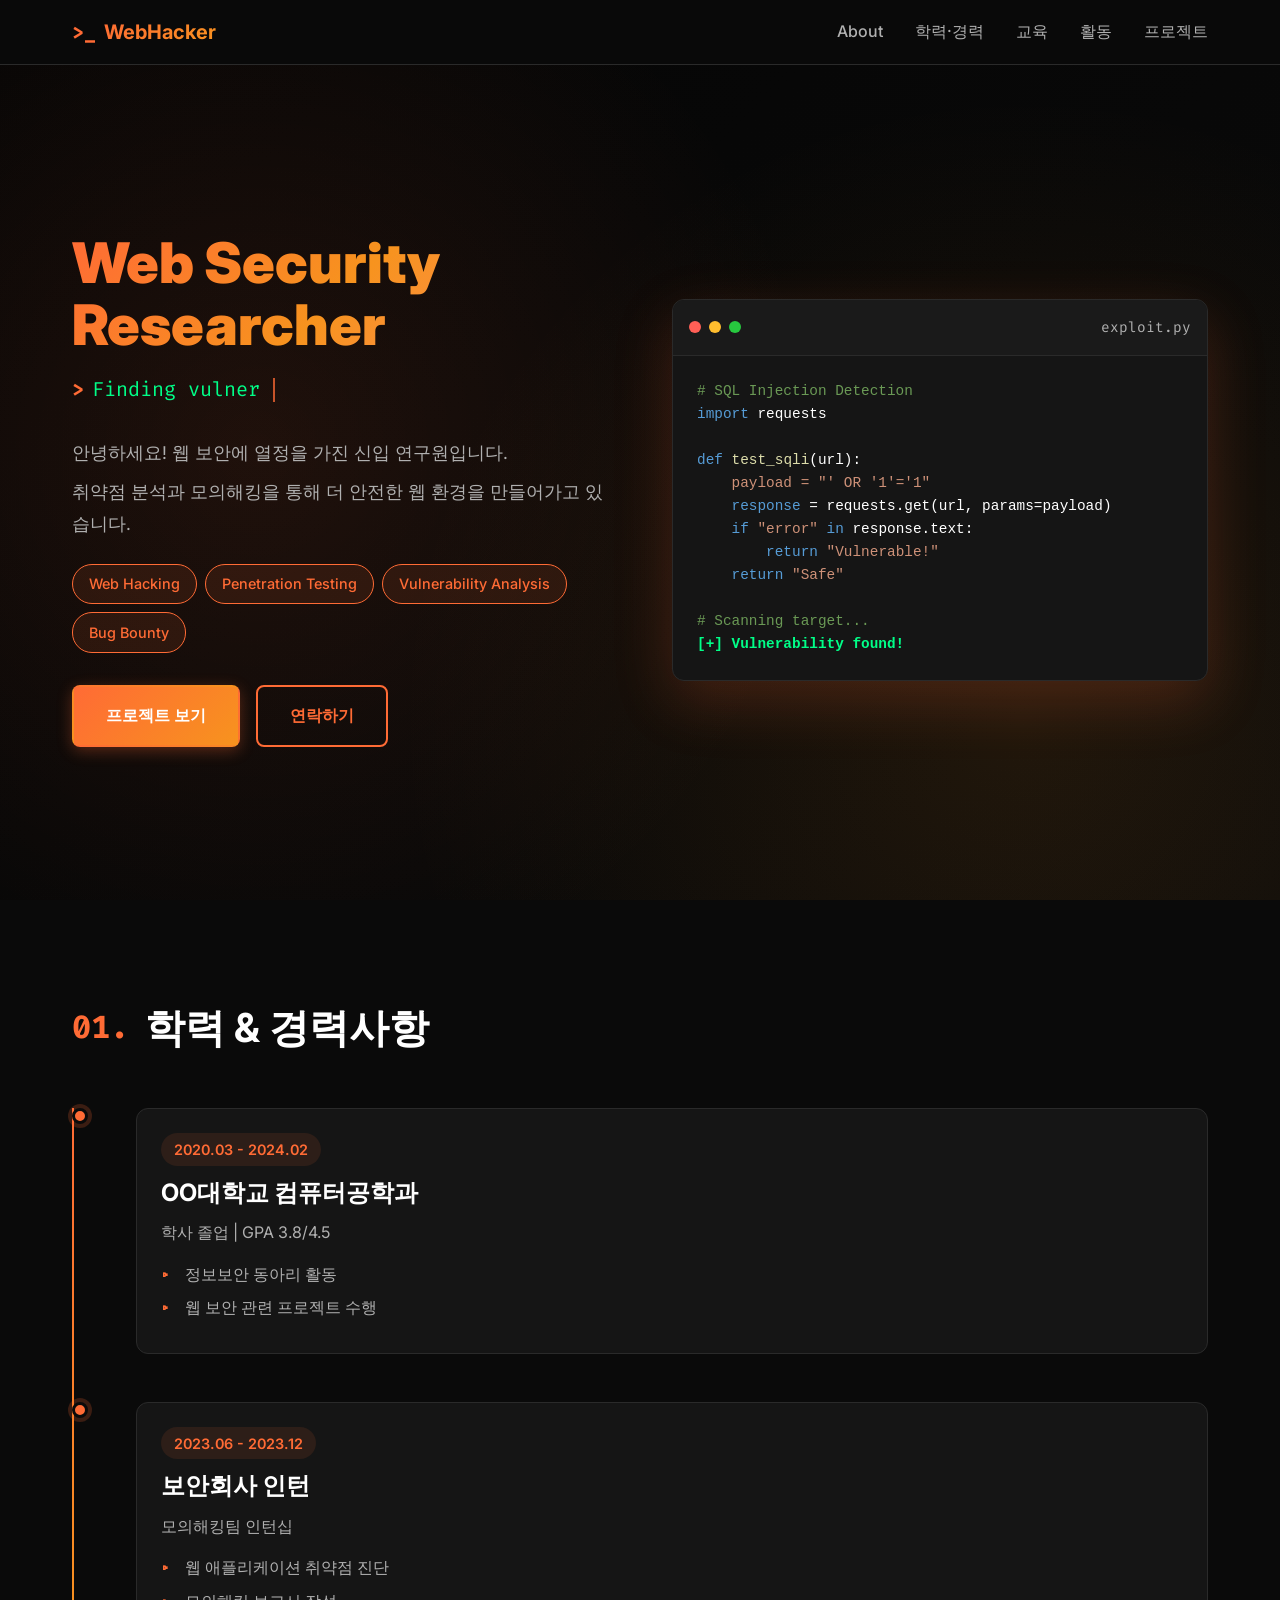
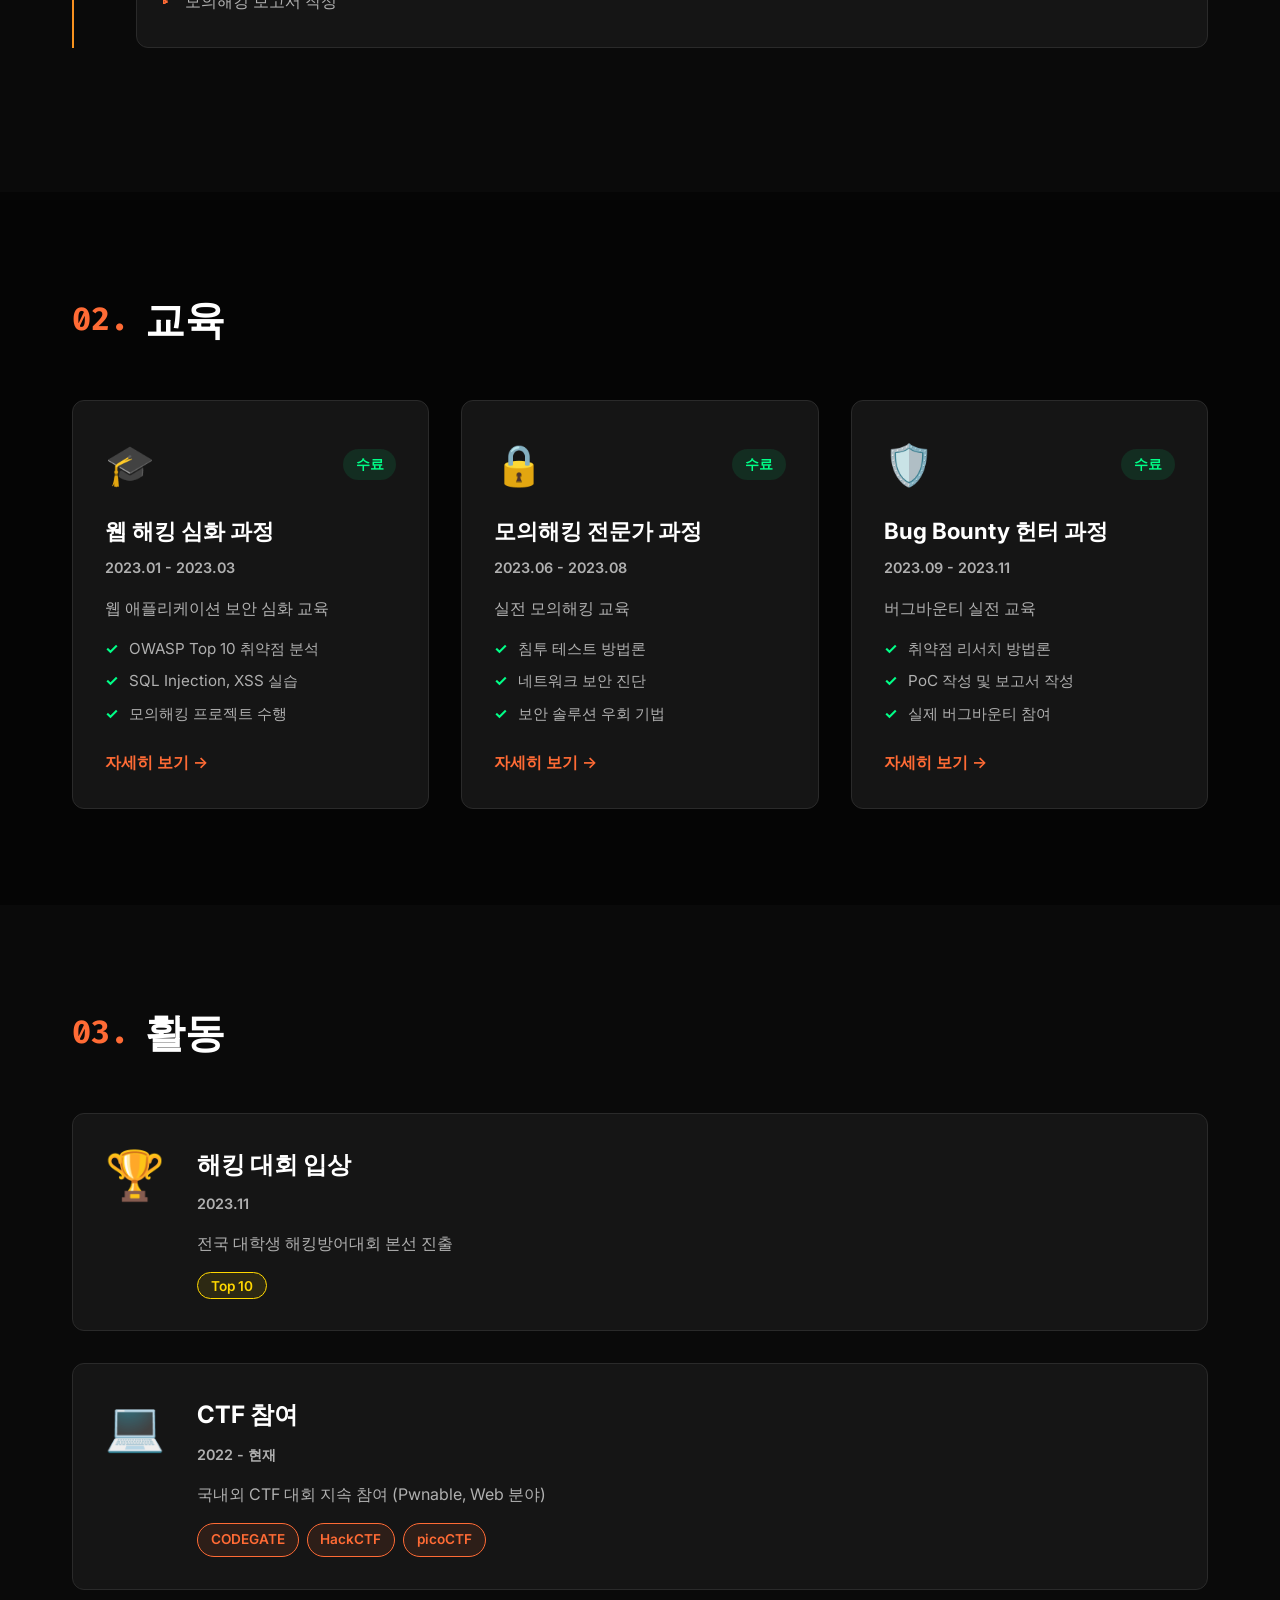
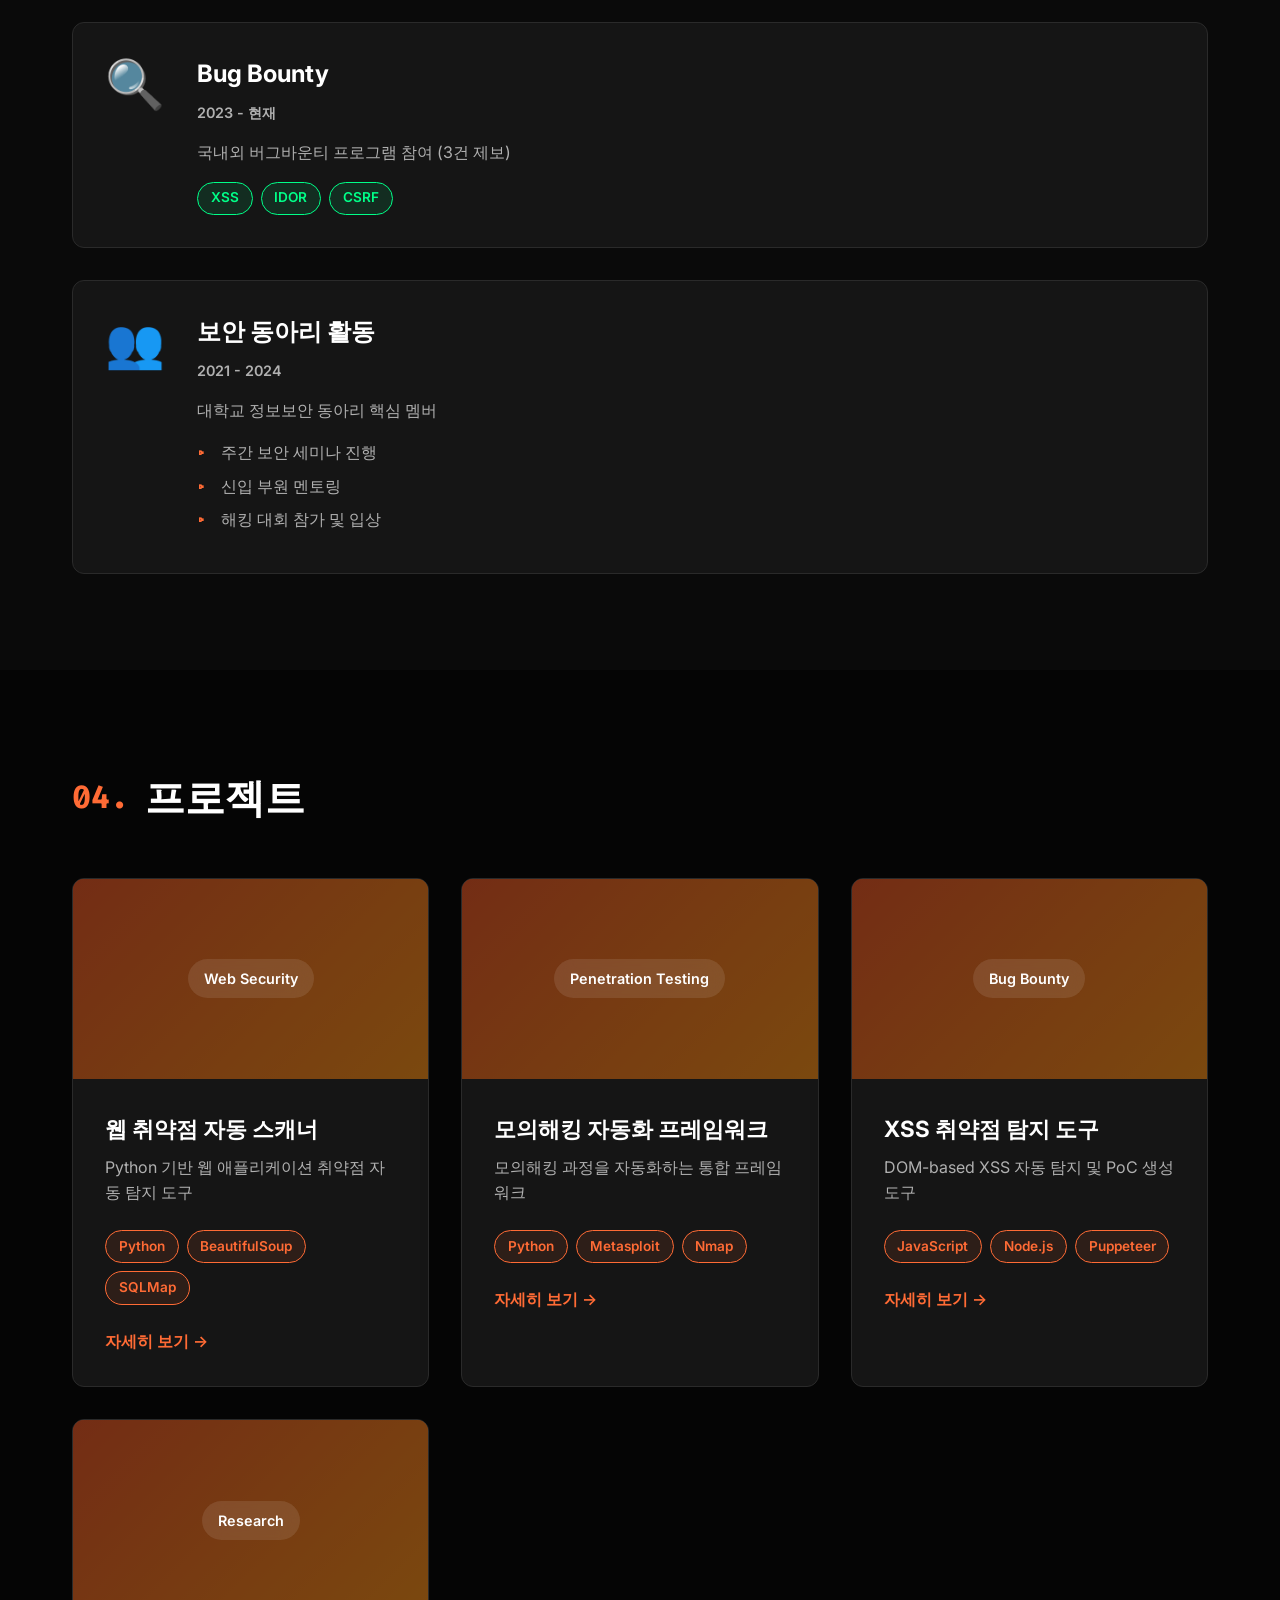
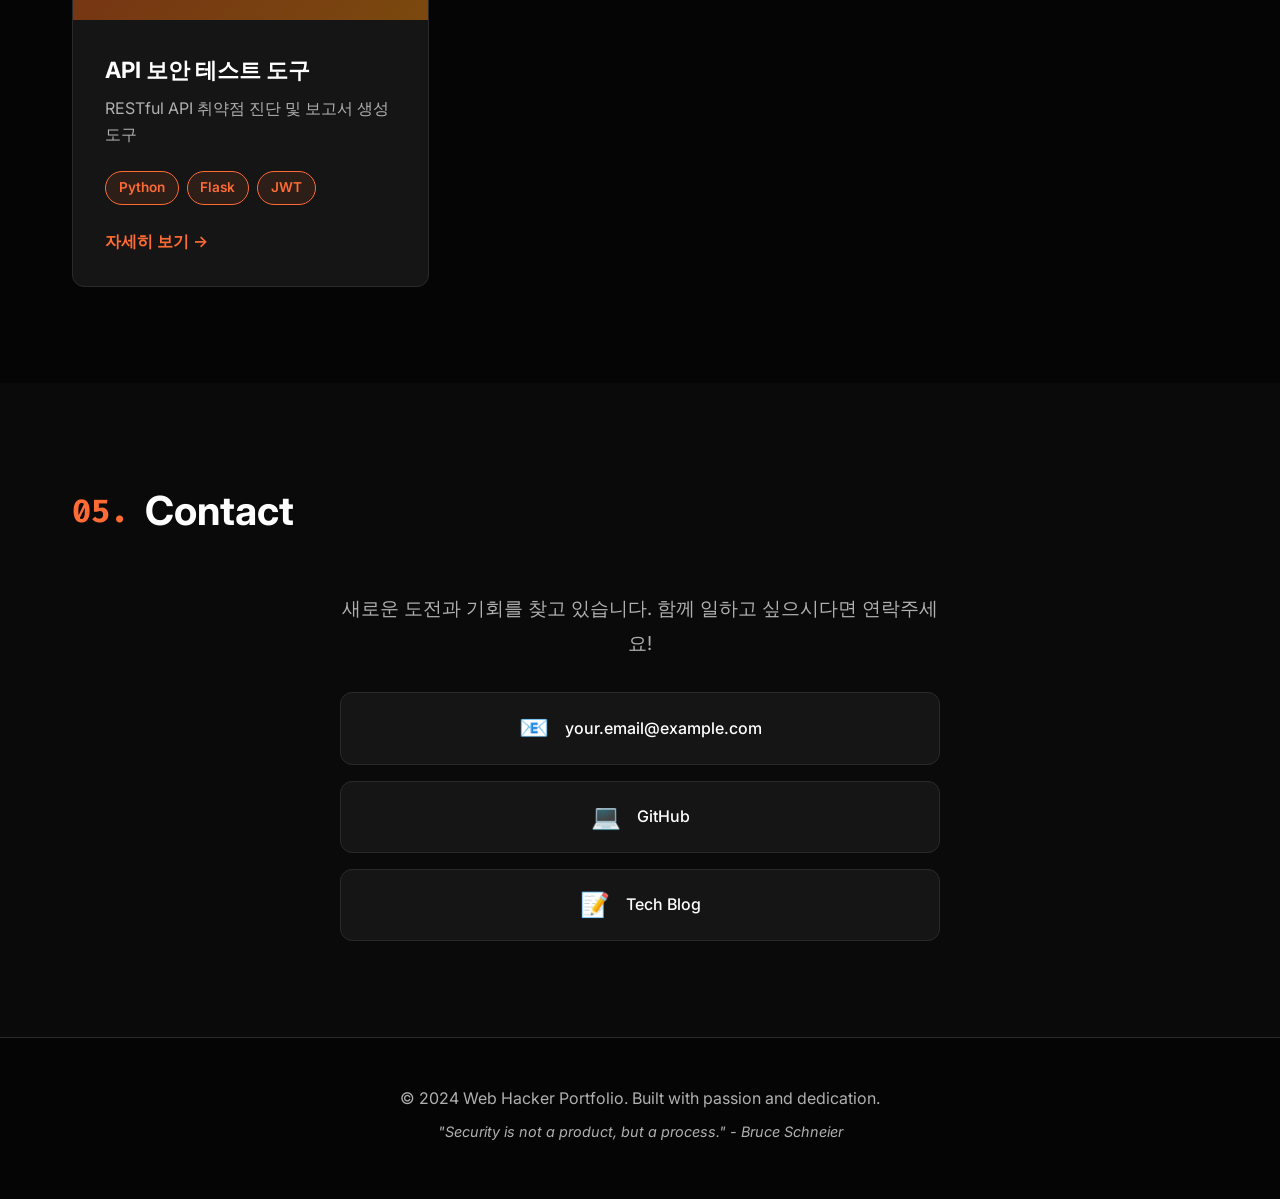
<file: index.html>
<!DOCTYPE html>
<html lang="ko">
<head>
    <meta charset="UTF-8">
    <meta name="viewport" content="width=device-width, initial-scale=1.0">
    <title>Web Hacker Portfolio</title>
    <link rel="stylesheet" href="styles.css">
    <link rel="preconnect" href="https://fonts.googleapis.com">
    <link rel="preconnect" href="https://fonts.gstatic.com" crossorigin>
    <link href="https://fonts.googleapis.com/css2?family=Fira+Code:wght@400;500;600;700&family=Inter:wght@300;400;600;700;900&display=swap" rel="stylesheet">
</head>
<body>
    <!-- Navigation -->
    <nav class="navbar">
        <div class="container">
            <div class="nav-brand">
                <span class="terminal-prompt">&gt;_</span>
                <span class="brand-name">WebHacker</span>
            </div>
            <ul class="nav-menu">
                <li><a href="#about">About</a></li>
                <li><a href="#education-career">학력·경력</a></li>
                <li><a href="#training">교육</a></li>
                <li><a href="#activities">활동</a></li>
                <li><a href="#projects">프로젝트</a></li>
            </ul>
            <button class="hamburger" id="hamburger">
                <span></span>
                <span></span>
                <span></span>
            </button>
        </div>
    </nav>

    <!-- Hero Section / About Me -->
    <section id="about" class="hero">
        <div class="container">
            <div class="hero-content">
                <div class="glitch-wrapper">
                    <h1 class="hero-title" data-text="Web Security Researcher">Web Security Researcher</h1>
                </div>
                <div class="typing-wrapper">
                    <p class="hero-subtitle">
                        <span class="prompt">&gt;</span>
                        <span class="typing-text" id="typing-text"></span>
                        <span class="cursor">|</span>
                    </p>
                </div>
                <div class="hero-description">
                    <p>안녕하세요! 웹 보안에 열정을 가진 신입 연구원입니다.</p>
                    <p>취약점 분석과 모의해킹을 통해 더 안전한 웹 환경을 만들어가고 있습니다.</p>
                    <p class="tech-stack">
                        <span class="tag">Web Hacking</span>
                        <span class="tag">Penetration Testing</span>
                        <span class="tag">Vulnerability Analysis</span>
                        <span class="tag">Bug Bounty</span>
                    </p>
                </div>
                <div class="hero-cta">
                    <a href="#projects" class="btn btn-primary">프로젝트 보기</a>
                    <a href="#contact" class="btn btn-secondary">연락하기</a>
                </div>
            </div>
            <div class="hero-visual">
                <div class="code-window">
                    <div class="window-header">
                        <span class="dot dot-red"></span>
                        <span class="dot dot-yellow"></span>
                        <span class="dot dot-green"></span>
                        <span class="window-title">exploit.py</span>
                    </div>
                    <div class="window-body">
                        <pre><code><span class="comment"># SQL Injection Detection</span>
<span class="keyword">import</span> requests

<span class="keyword">def</span> <span class="function">test_sqli</span>(url):
    <span class="string">payload = "' OR '1'='1"</span>
    <span class="keyword">response</span> = requests.get(url, params=payload)
    <span class="keyword">if</span> <span class="string">"error"</span> <span class="keyword">in</span> response.text:
        <span class="keyword">return</span> <span class="string">"Vulnerable!"</span>
    <span class="keyword">return</span> <span class="string">"Safe"</span>

<span class="comment"># Scanning target...</span>
<span class="success">[+] Vulnerability found!</span></code></pre>
                    </div>
                </div>
            </div>
        </div>
    </section>

    <!-- 학력 & 경력 Section -->
    <section id="education-career" class="section">
        <div class="container">
            <h2 class="section-title">
                <span class="section-number">01.</span>
                학력 & 경력사항
            </h2>
            <div class="timeline">
                <div class="timeline-item">
                    <div class="timeline-marker"></div>
                    <div class="timeline-content">
                        <span class="timeline-date">2020.03 - 2024.02</span>
                        <h3>OO대학교 컴퓨터공학과</h3>
                        <p>학사 졸업 | GPA 3.8/4.5</p>
                        <ul>
                            <li>정보보안 동아리 활동</li>
                            <li>웹 보안 관련 프로젝트 수행</li>
                        </ul>
                    </div>
                </div>
                <div class="timeline-item">
                    <div class="timeline-marker"></div>
                    <div class="timeline-content">
                        <span class="timeline-date">2023.06 - 2023.12</span>
                        <h3>보안회사 인턴</h3>
                        <p>모의해킹팀 인턴십</p>
                        <ul>
                            <li>웹 애플리케이션 취약점 진단</li>
                            <li>모의해킹 보고서 작성</li>
                        </ul>
                    </div>
                </div>
            </div>
        </div>
    </section>

    <!-- 교육 Section -->
    <section id="training" class="section section-dark">
        <div class="container">
            <h2 class="section-title">
                <span class="section-number">02.</span>
                교육
            </h2>
            <div class="cards-grid">
                <div class="card" data-modal="training-1">
                    <div class="card-header">
                        <div class="card-icon">🎓</div>
                        <span class="card-badge">수료</span>
                    </div>
                    <h3>웹 해킹 심화 과정</h3>
                    <p class="card-date">2023.01 - 2023.03</p>
                    <p>웹 애플리케이션 보안 심화 교육</p>
                    <ul class="card-list">
                        <li>OWASP Top 10 취약점 분석</li>
                        <li>SQL Injection, XSS 실습</li>
                        <li>모의해킹 프로젝트 수행</li>
                    </ul>
                    <button class="card-btn">자세히 보기 →</button>
                </div>

                <div class="card" data-modal="training-2">
                    <div class="card-header">
                        <div class="card-icon">🔒</div>
                        <span class="card-badge">수료</span>
                    </div>
                    <h3>모의해킹 전문가 과정</h3>
                    <p class="card-date">2023.06 - 2023.08</p>
                    <p>실전 모의해킹 교육</p>
                    <ul class="card-list">
                        <li>침투 테스트 방법론</li>
                        <li>네트워크 보안 진단</li>
                        <li>보안 솔루션 우회 기법</li>
                    </ul>
                    <button class="card-btn">자세히 보기 →</button>
                </div>

                <div class="card" data-modal="training-3">
                    <div class="card-header">
                        <div class="card-icon">🛡️</div>
                        <span class="card-badge">수료</span>
                    </div>
                    <h3>Bug Bounty 헌터 과정</h3>
                    <p class="card-date">2023.09 - 2023.11</p>
                    <p>버그바운티 실전 교육</p>
                    <ul class="card-list">
                        <li>취약점 리서치 방법론</li>
                        <li>PoC 작성 및 보고서 작성</li>
                        <li>실제 버그바운티 참여</li>
                    </ul>
                    <button class="card-btn">자세히 보기 →</button>
                </div>
            </div>
        </div>
    </section>

    <!-- 활동 Section -->
    <section id="activities" class="section">
        <div class="container">
            <h2 class="section-title">
                <span class="section-number">03.</span>
                활동
            </h2>
            <div class="activity-list">
                <div class="activity-item">
                    <div class="activity-icon">🏆</div>
                    <div class="activity-content">
                        <h3>해킹 대회 입상</h3>
                        <p class="activity-date">2023.11</p>
                        <p>전국 대학생 해킹방어대회 본선 진출</p>
                        <span class="badge badge-gold">Top 10</span>
                    </div>
                </div>

                <div class="activity-item">
                    <div class="activity-icon">💻</div>
                    <div class="activity-content">
                        <h3>CTF 참여</h3>
                        <p class="activity-date">2022 - 현재</p>
                        <p>국내외 CTF 대회 지속 참여 (Pwnable, Web 분야)</p>
                        <div class="activity-tags">
                            <span class="badge">CODEGATE</span>
                            <span class="badge">HackCTF</span>
                            <span class="badge">picoCTF</span>
                        </div>
                    </div>
                </div>

                <div class="activity-item">
                    <div class="activity-icon">🔍</div>
                    <div class="activity-content">
                        <h3>Bug Bounty</h3>
                        <p class="activity-date">2023 - 현재</p>
                        <p>국내외 버그바운티 프로그램 참여 (3건 제보)</p>
                        <div class="activity-tags">
                            <span class="badge badge-success">XSS</span>
                            <span class="badge badge-success">IDOR</span>
                            <span class="badge badge-success">CSRF</span>
                        </div>
                    </div>
                </div>

                <div class="activity-item">
                    <div class="activity-icon">👥</div>
                    <div class="activity-content">
                        <h3>보안 동아리 활동</h3>
                        <p class="activity-date">2021 - 2024</p>
                        <p>대학교 정보보안 동아리 핵심 멤버</p>
                        <ul>
                            <li>주간 보안 세미나 진행</li>
                            <li>신입 부원 멘토링</li>
                            <li>해킹 대회 참가 및 입상</li>
                        </ul>
                    </div>
                </div>
            </div>
        </div>
    </section>

    <!-- 프로젝트 Section -->
    <section id="projects" class="section section-dark">
        <div class="container">
            <h2 class="section-title">
                <span class="section-number">04.</span>
                프로젝트
            </h2>
            <div class="projects-grid">
                <div class="project-card" data-modal="project-1">
                    <div class="project-image">
                        <div class="project-overlay">
                            <span class="project-type">Web Security</span>
                        </div>
                    </div>
                    <div class="project-content">
                        <h3>웹 취약점 자동 스캐너</h3>
                        <p>Python 기반 웹 애플리케이션 취약점 자동 탐지 도구</p>
                        <div class="project-tech">
                            <span class="tech-tag">Python</span>
                            <span class="tech-tag">BeautifulSoup</span>
                            <span class="tech-tag">SQLMap</span>
                        </div>
                        <button class="project-btn">자세히 보기 →</button>
                    </div>
                </div>

                <div class="project-card" data-modal="project-2">
                    <div class="project-image">
                        <div class="project-overlay">
                            <span class="project-type">Penetration Testing</span>
                        </div>
                    </div>
                    <div class="project-content">
                        <h3>모의해킹 자동화 프레임워크</h3>
                        <p>모의해킹 과정을 자동화하는 통합 프레임워크</p>
                        <div class="project-tech">
                            <span class="tech-tag">Python</span>
                            <span class="tech-tag">Metasploit</span>
                            <span class="tech-tag">Nmap</span>
                        </div>
                        <button class="project-btn">자세히 보기 →</button>
                    </div>
                </div>

                <div class="project-card" data-modal="project-3">
                    <div class="project-image">
                        <div class="project-overlay">
                            <span class="project-type">Bug Bounty</span>
                        </div>
                    </div>
                    <div class="project-content">
                        <h3>XSS 취약점 탐지 도구</h3>
                        <p>DOM-based XSS 자동 탐지 및 PoC 생성 도구</p>
                        <div class="project-tech">
                            <span class="tech-tag">JavaScript</span>
                            <span class="tech-tag">Node.js</span>
                            <span class="tech-tag">Puppeteer</span>
                        </div>
                        <button class="project-btn">자세히 보기 →</button>
                    </div>
                </div>

                <div class="project-card" data-modal="project-4">
                    <div class="project-image">
                        <div class="project-overlay">
                            <span class="project-type">Research</span>
                        </div>
                    </div>
                    <div class="project-content">
                        <h3>API 보안 테스트 도구</h3>
                        <p>RESTful API 취약점 진단 및 보고서 생성 도구</p>
                        <div class="project-tech">
                            <span class="tech-tag">Python</span>
                            <span class="tech-tag">Flask</span>
                            <span class="tech-tag">JWT</span>
                        </div>
                        <button class="project-btn">자세히 보기 →</button>
                    </div>
                </div>
            </div>
        </div>
    </section>

    <!-- Contact Section -->
    <section id="contact" class="section">
        <div class="container">
            <h2 class="section-title">
                <span class="section-number">05.</span>
                Contact
            </h2>
            <div class="contact-content">
                <p class="contact-text">새로운 도전과 기회를 찾고 있습니다. 함께 일하고 싶으시다면 연락주세요!</p>
                <div class="contact-links">
                    <a href="mailto:your.email@example.com" class="contact-link">
                        <span class="contact-icon">📧</span>
                        your.email@example.com
                    </a>
                    <a href="https://github.com/yourusername" class="contact-link" target="_blank">
                        <span class="contact-icon">💻</span>
                        GitHub
                    </a>
                    <a href="https://blog.example.com" class="contact-link" target="_blank">
                        <span class="contact-icon">📝</span>
                        Tech Blog
                    </a>
                </div>
            </div>
        </div>
    </section>

    <!-- Footer -->
    <footer class="footer">
        <div class="container">
            <p>&copy; 2024 Web Hacker Portfolio. Built with passion and dedication.</p>
            <p class="footer-quote">"Security is not a product, but a process." - Bruce Schneier</p>
        </div>
    </footer>

    <!-- Modal -->
    <div id="modal" class="modal">
        <div class="modal-content">
            <button class="modal-close" id="modal-close">&times;</button>
            <div id="modal-body"></div>
        </div>
    </div>

    <script src="script.js"></script>
</body>
</html>
</file>
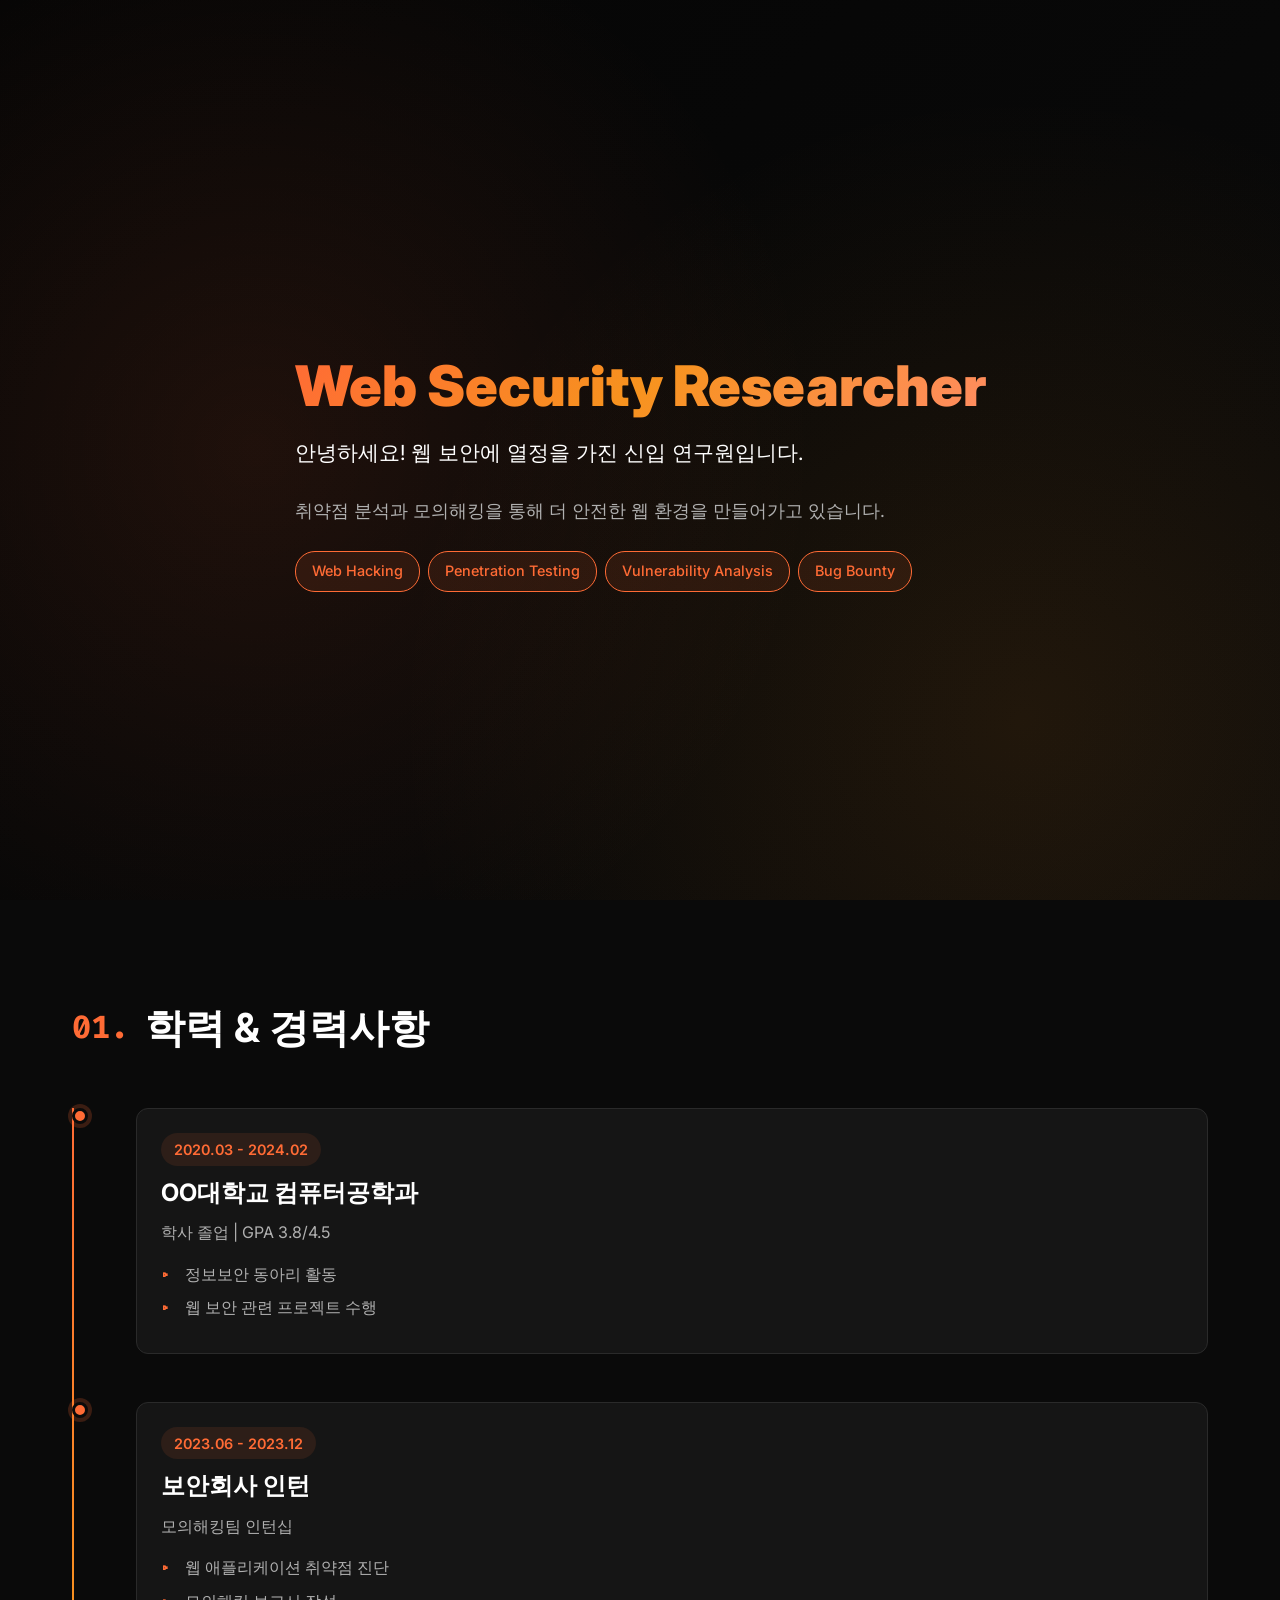
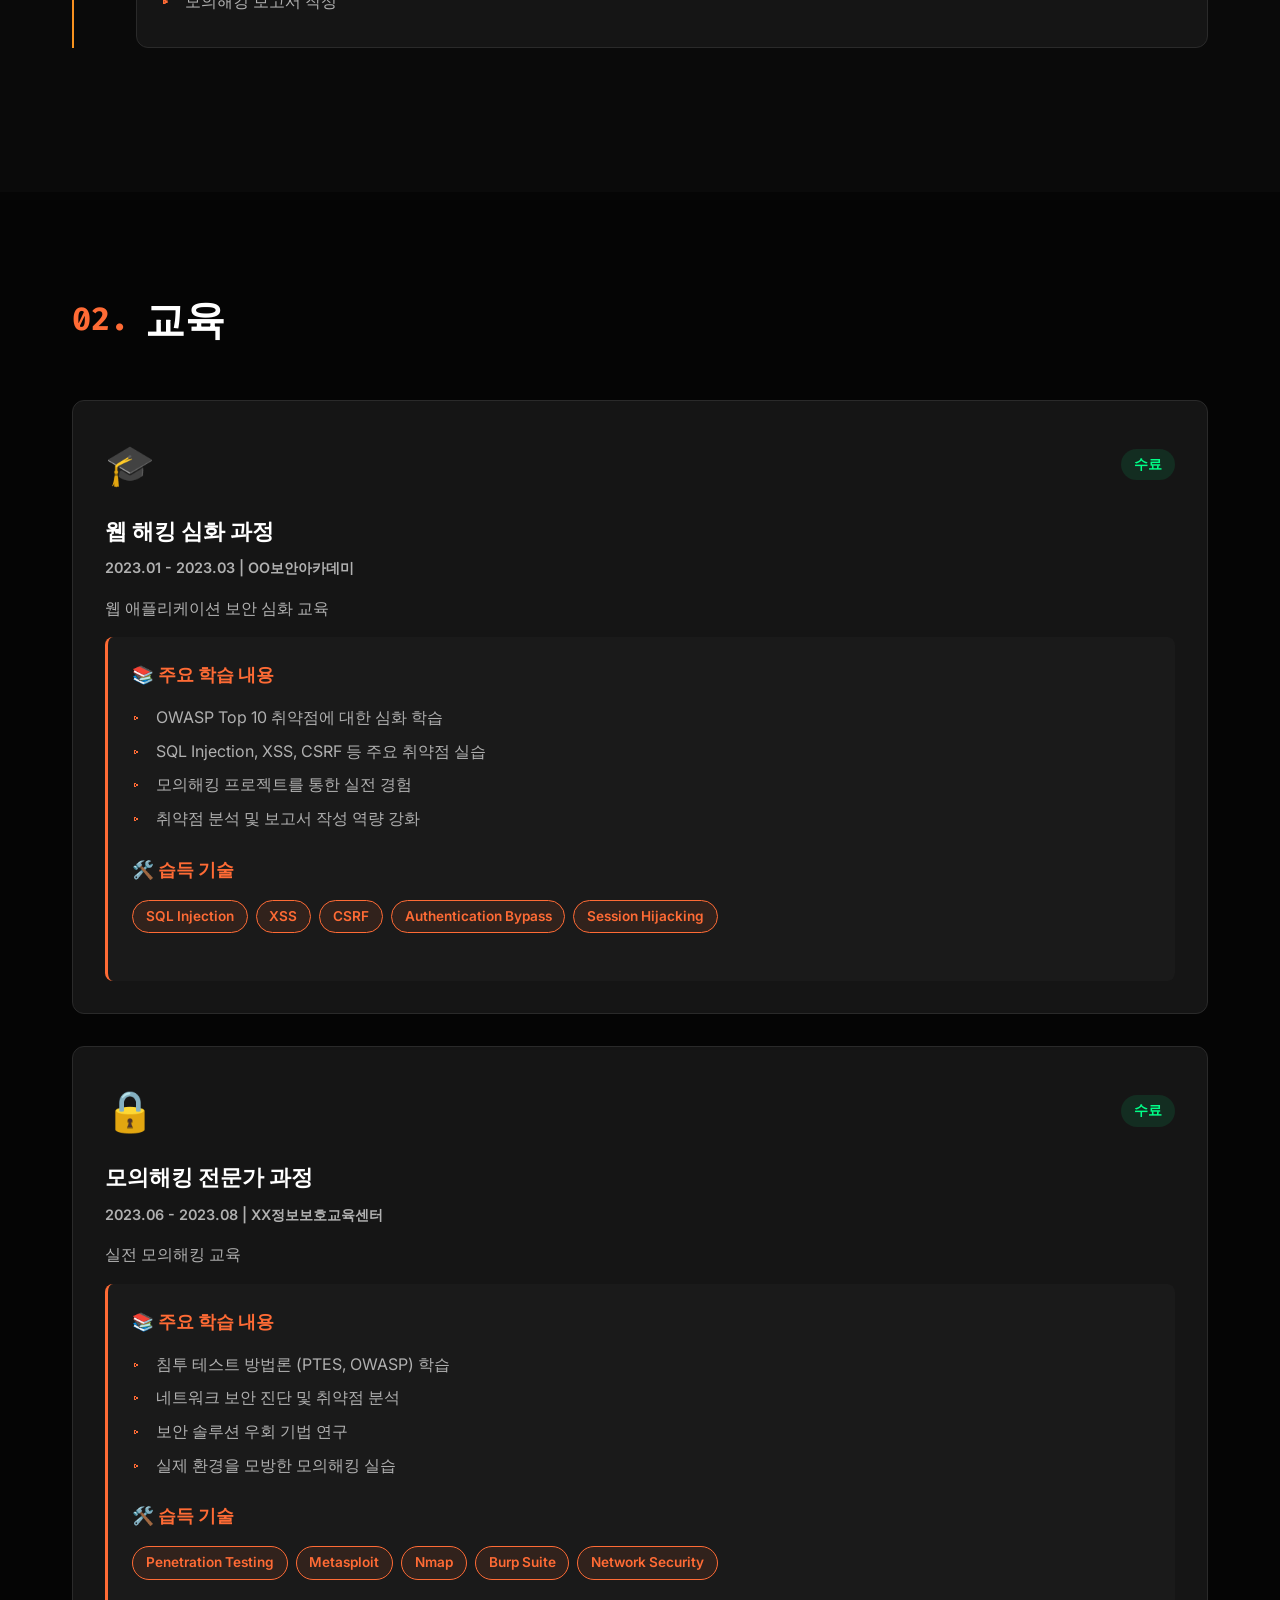
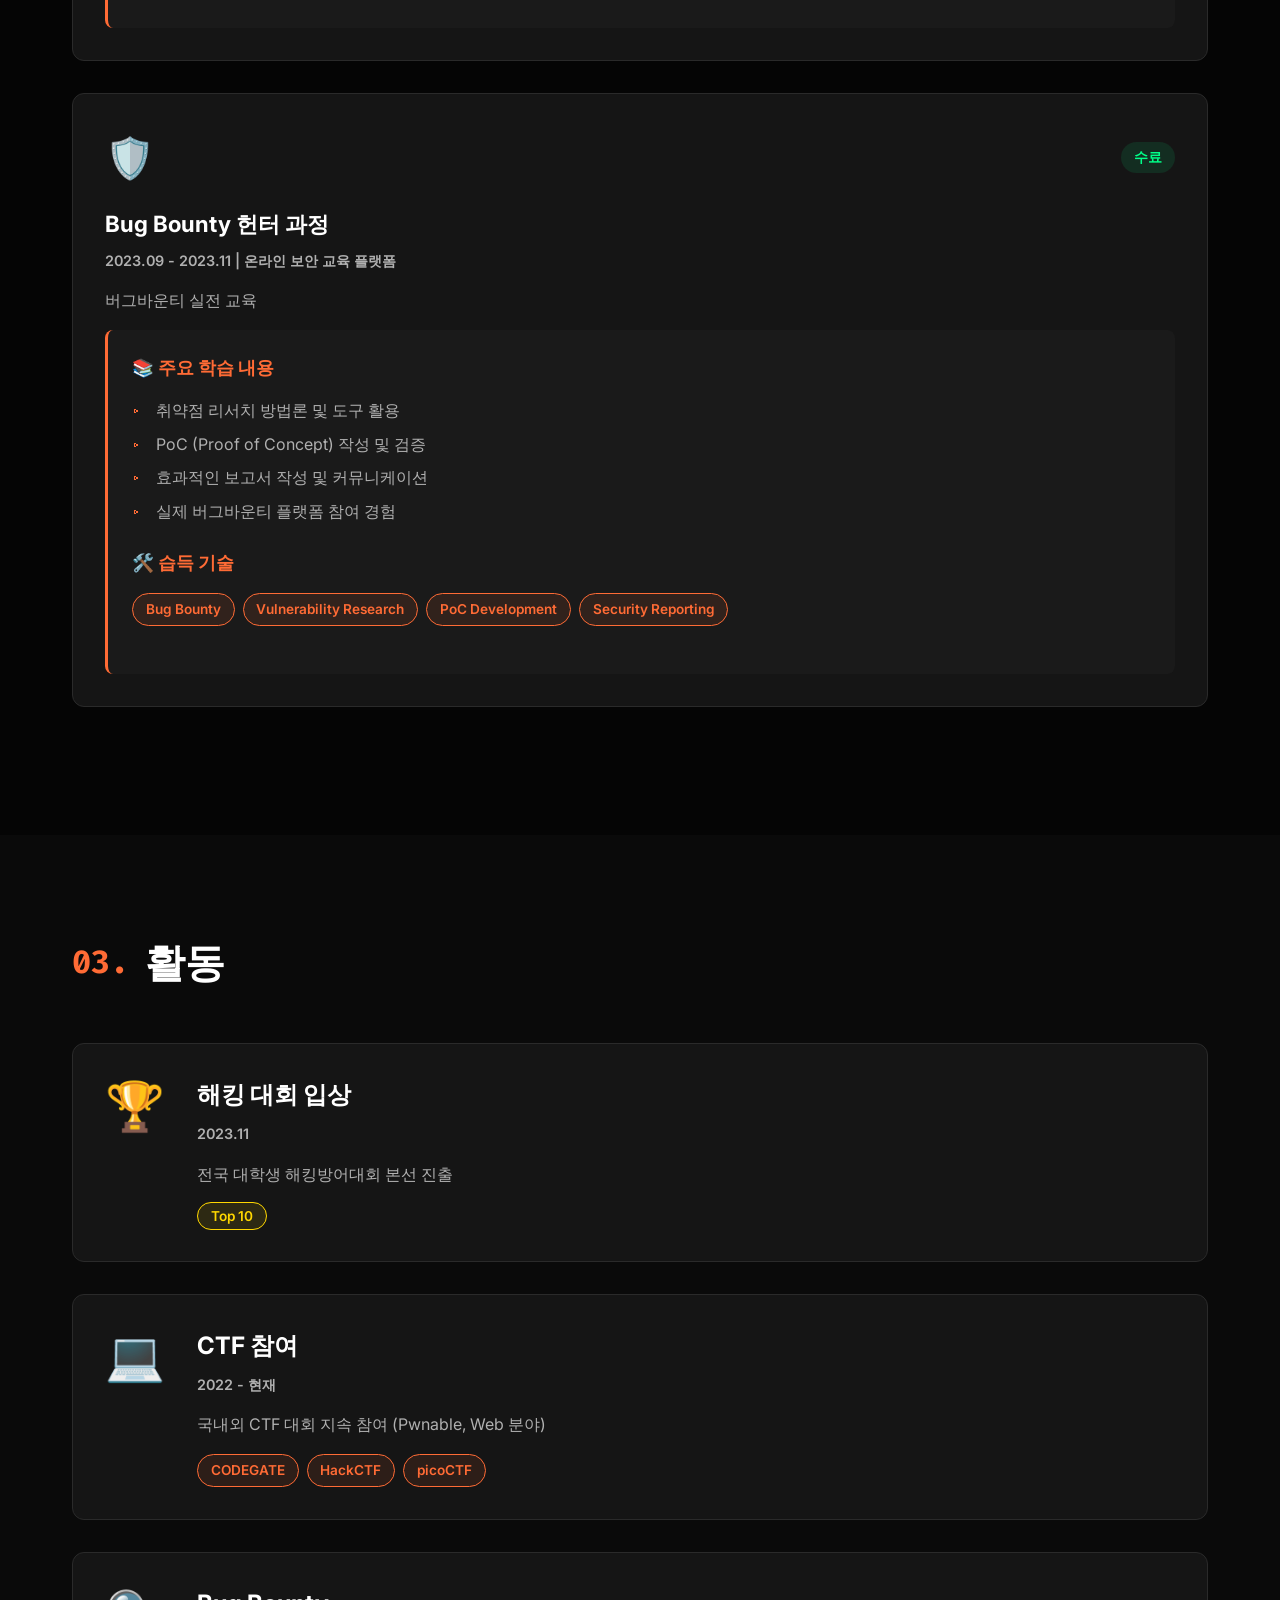
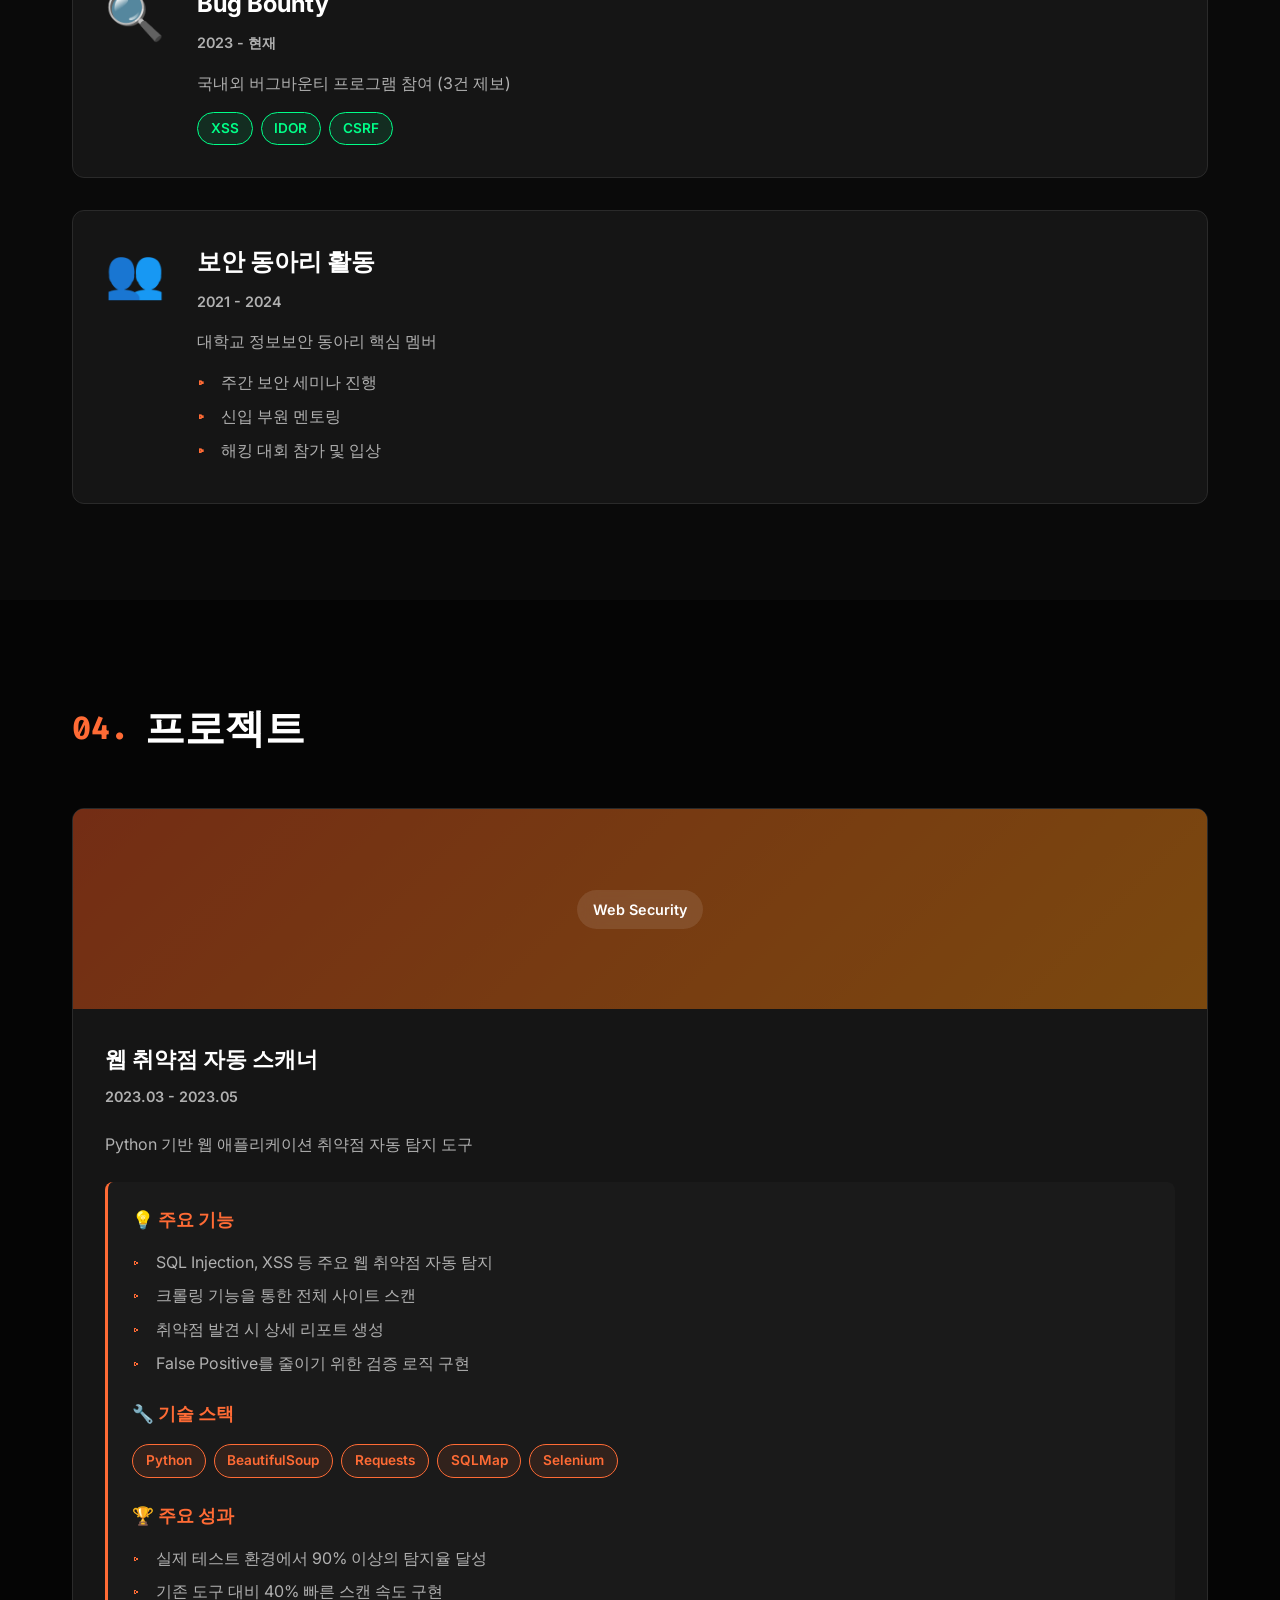
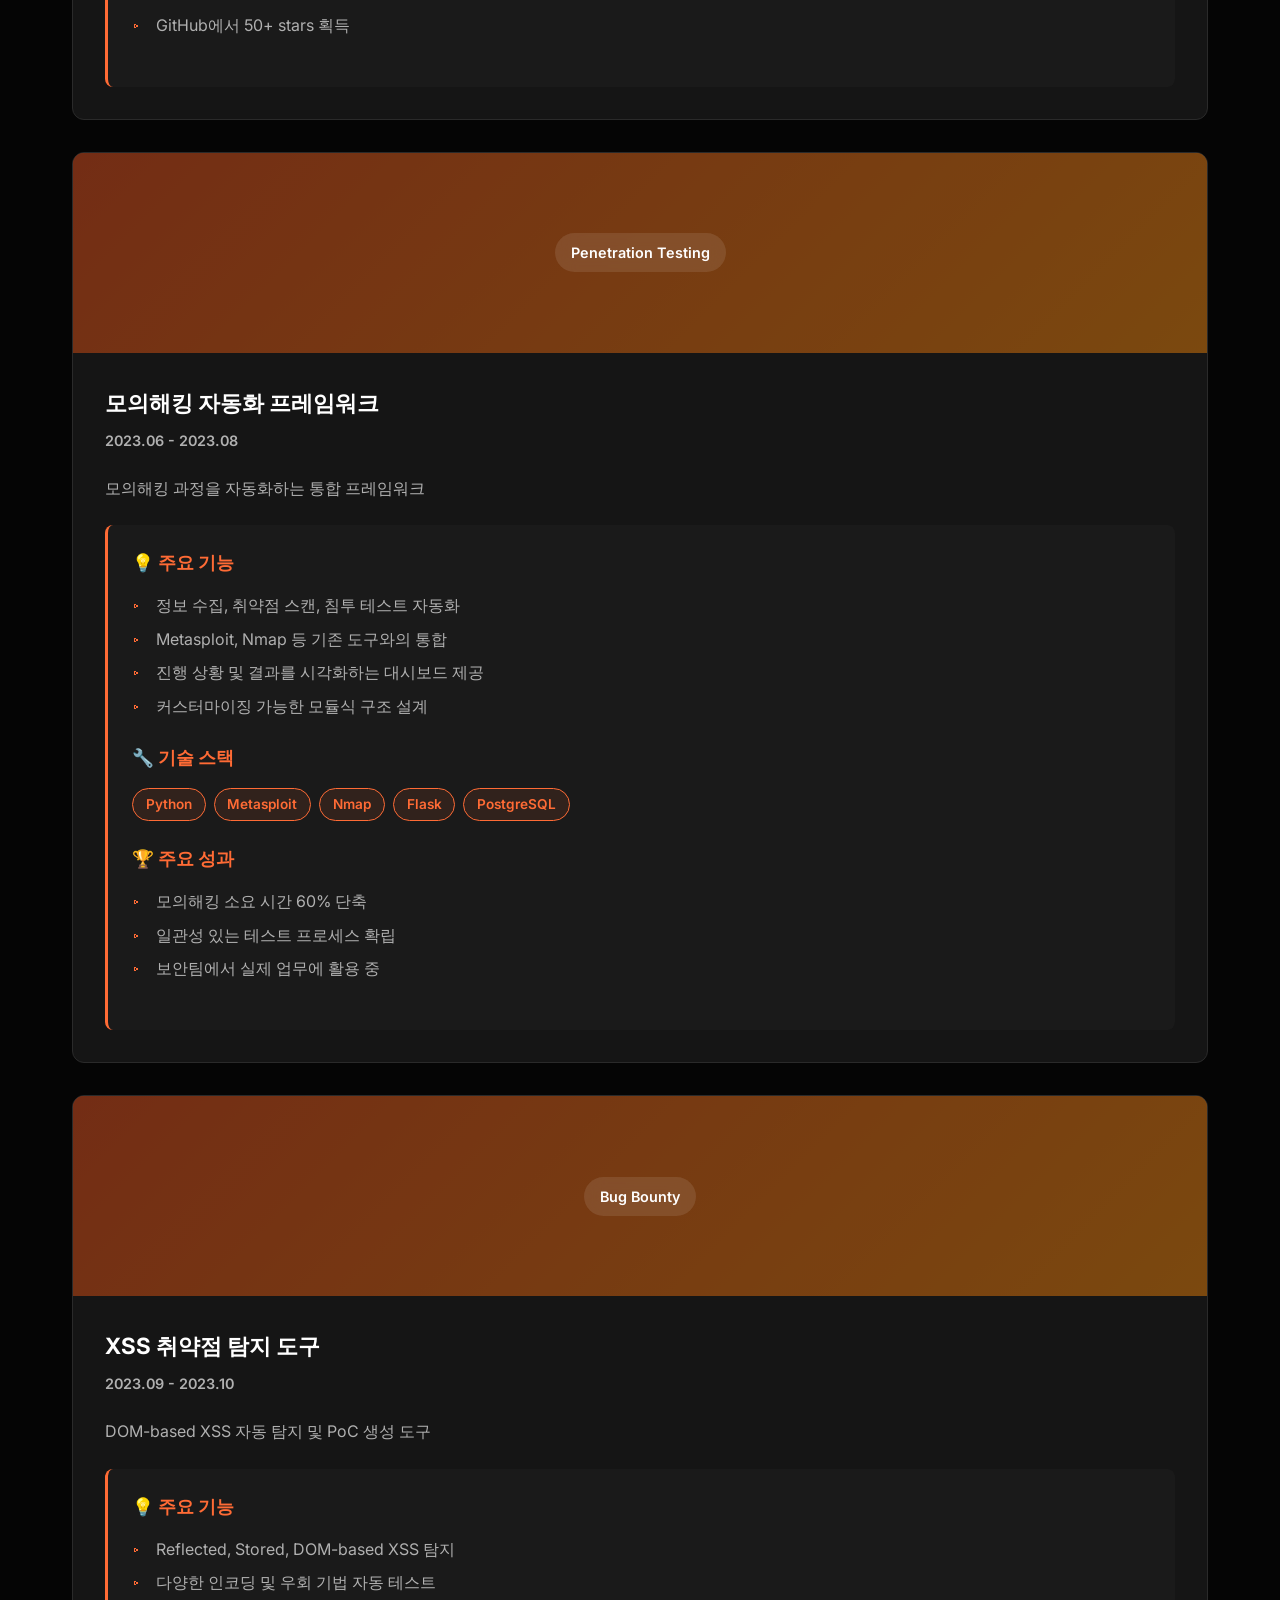
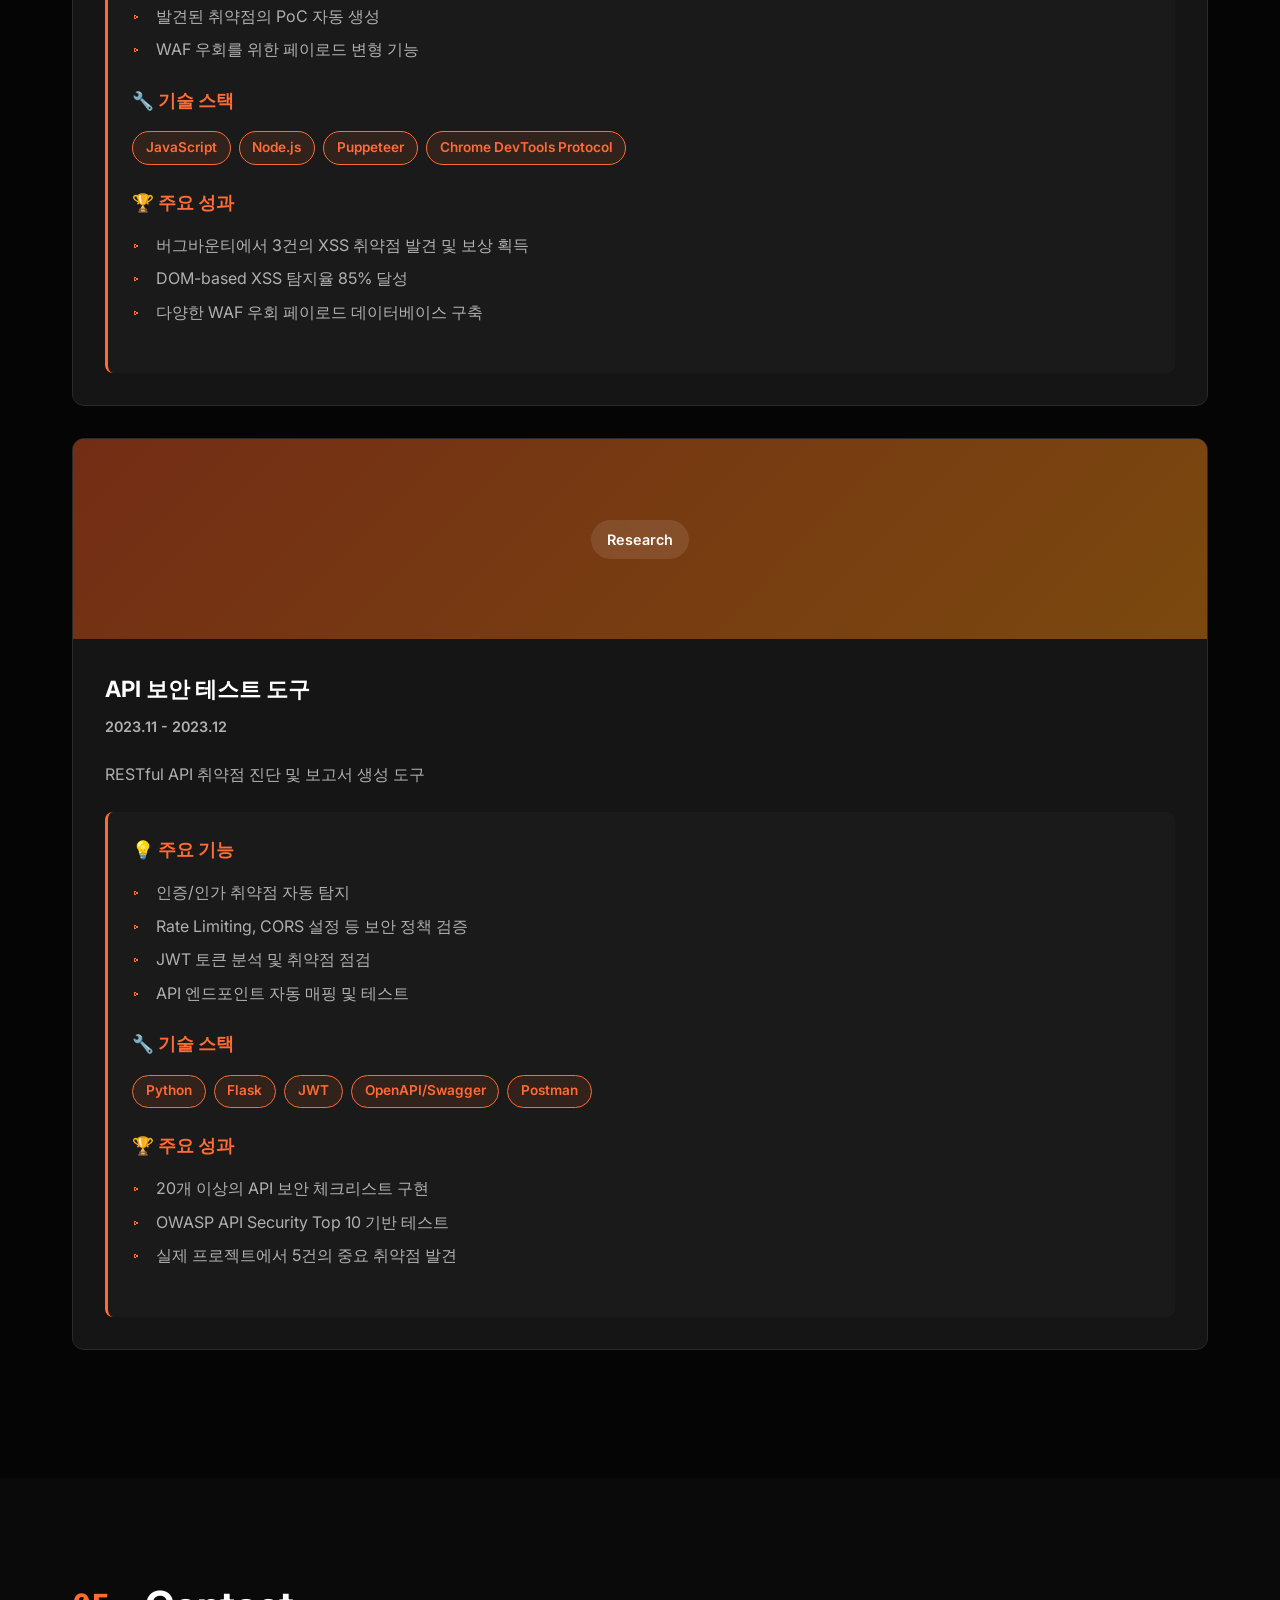
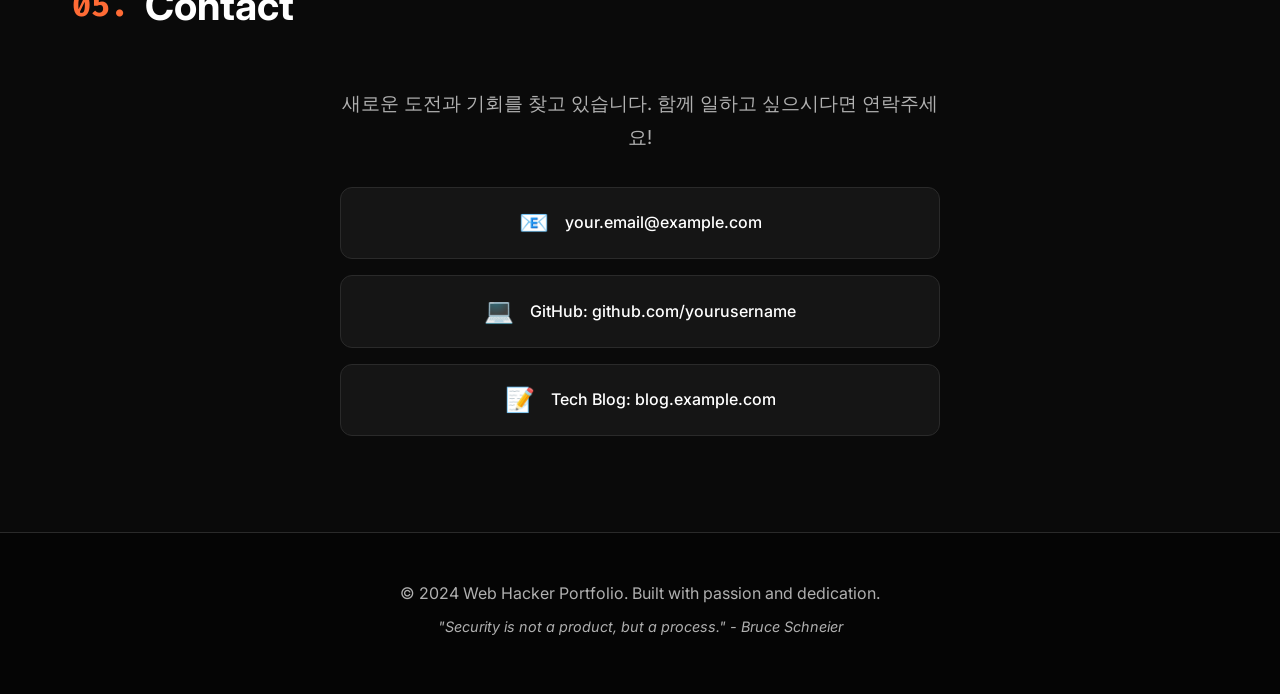
<file: portfolio-print.html>
<!DOCTYPE html>
<html lang="ko">
<head>
    <meta charset="UTF-8">
    <meta name="viewport" content="width=device-width, initial-scale=1.0">
    <title>Web Hacker Portfolio - PDF Version</title>
    <link rel="stylesheet" href="styles.css">
    <link rel="preconnect" href="https://fonts.googleapis.com">
    <link rel="preconnect" href="https://fonts.gstatic.com" crossorigin>
    <link href="https://fonts.googleapis.com/css2?family=Fira+Code:wght@400;500;600;700&family=Inter:wght@300;400;600;700;900&display=swap" rel="stylesheet">
    <style>
        /* PDF 전용 추가 스타일 */
        .expanded-content {
            margin-top: 1rem;
            padding: 1.5rem;
            background: var(--bg-light);
            border-radius: 8px;
            border-left: 3px solid var(--primary-color);
        }

        .expanded-content h4 {
            color: var(--primary-color);
            margin-bottom: 1rem;
            font-size: 1.1rem;
        }

        .expanded-content ul {
            list-style: none;
            padding: 0;
        }

        .expanded-content li {
            padding-left: 1.5rem;
            position: relative;
            margin-bottom: 0.5rem;
            color: var(--text-secondary);
        }

        .expanded-content li::before {
            content: '▹';
            position: absolute;
            left: 0;
            color: var(--primary-color);
        }

        .detail-section {
            margin-bottom: 1.5rem;
        }

        .detail-section p {
            color: var(--text-secondary);
            line-height: 1.8;
            margin-bottom: 1rem;
        }

        .skills-container,
        .tech-container {
            display: flex;
            flex-wrap: wrap;
            gap: 0.5rem;
            margin-top: 1rem;
        }

        @media print {
            .hero-visual,
            .typing-wrapper,
            .cursor {
                display: none !important;
            }

            .expanded-content {
                background: white !important;
                border-left: 3px solid #ff6b35 !important;
                page-break-inside: avoid;
            }
        }
    </style>
</head>
<body>
    <!-- Hero Section / About Me -->
    <section id="about" class="hero">
        <div class="container">
            <div class="hero-content" style="grid-column: 1/-1;">
                <div class="glitch-wrapper">
                    <h1 class="hero-title" data-text="Web Security Researcher">Web Security Researcher</h1>
                </div>
                <div class="hero-description">
                    <p style="color: var(--text-primary); font-size: 1.3rem; margin-bottom: 1.5rem;">
                        안녕하세요! 웹 보안에 열정을 가진 신입 연구원입니다.
                    </p>
                    <p>취약점 분석과 모의해킹을 통해 더 안전한 웹 환경을 만들어가고 있습니다.</p>
                    <p class="tech-stack">
                        <span class="tag">Web Hacking</span>
                        <span class="tag">Penetration Testing</span>
                        <span class="tag">Vulnerability Analysis</span>
                        <span class="tag">Bug Bounty</span>
                    </p>
                </div>
            </div>
        </div>
    </section>

    <!-- 학력 & 경력 Section -->
    <section id="education-career" class="section">
        <div class="container">
            <h2 class="section-title">
                <span class="section-number">01.</span>
                학력 & 경력사항
            </h2>
            <div class="timeline">
                <div class="timeline-item">
                    <div class="timeline-marker"></div>
                    <div class="timeline-content">
                        <span class="timeline-date">2020.03 - 2024.02</span>
                        <h3>OO대학교 컴퓨터공학과</h3>
                        <p>학사 졸업 | GPA 3.8/4.5</p>
                        <ul>
                            <li>정보보안 동아리 활동</li>
                            <li>웹 보안 관련 프로젝트 수행</li>
                        </ul>
                    </div>
                </div>
                <div class="timeline-item">
                    <div class="timeline-marker"></div>
                    <div class="timeline-content">
                        <span class="timeline-date">2023.06 - 2023.12</span>
                        <h3>보안회사 인턴</h3>
                        <p>모의해킹팀 인턴십</p>
                        <ul>
                            <li>웹 애플리케이션 취약점 진단</li>
                            <li>모의해킹 보고서 작성</li>
                        </ul>
                    </div>
                </div>
            </div>
        </div>
    </section>

    <!-- 교육 Section (확장 버전) -->
    <section id="training" class="section section-dark">
        <div class="container">
            <h2 class="section-title">
                <span class="section-number">02.</span>
                교육
            </h2>

            <!-- 교육 1 -->
            <div class="card" style="margin-bottom: 2rem;">
                <div class="card-header">
                    <div class="card-icon">🎓</div>
                    <span class="card-badge">수료</span>
                </div>
                <h3>웹 해킹 심화 과정</h3>
                <p class="card-date">2023.01 - 2023.03 | OO보안아카데미</p>
                <p>웹 애플리케이션 보안 심화 교육</p>

                <div class="expanded-content">
                    <div class="detail-section">
                        <h4>📚 주요 학습 내용</h4>
                        <ul>
                            <li>OWASP Top 10 취약점에 대한 심화 학습</li>
                            <li>SQL Injection, XSS, CSRF 등 주요 취약점 실습</li>
                            <li>모의해킹 프로젝트를 통한 실전 경험</li>
                            <li>취약점 분석 및 보고서 작성 역량 강화</li>
                        </ul>
                    </div>
                    <div class="detail-section">
                        <h4>🛠️ 습득 기술</h4>
                        <div class="skills-container">
                            <span class="tech-tag">SQL Injection</span>
                            <span class="tech-tag">XSS</span>
                            <span class="tech-tag">CSRF</span>
                            <span class="tech-tag">Authentication Bypass</span>
                            <span class="tech-tag">Session Hijacking</span>
                        </div>
                    </div>
                </div>
            </div>

            <!-- 교육 2 -->
            <div class="card" style="margin-bottom: 2rem;">
                <div class="card-header">
                    <div class="card-icon">🔒</div>
                    <span class="card-badge">수료</span>
                </div>
                <h3>모의해킹 전문가 과정</h3>
                <p class="card-date">2023.06 - 2023.08 | XX정보보호교육센터</p>
                <p>실전 모의해킹 교육</p>

                <div class="expanded-content">
                    <div class="detail-section">
                        <h4>📚 주요 학습 내용</h4>
                        <ul>
                            <li>침투 테스트 방법론 (PTES, OWASP) 학습</li>
                            <li>네트워크 보안 진단 및 취약점 분석</li>
                            <li>보안 솔루션 우회 기법 연구</li>
                            <li>실제 환경을 모방한 모의해킹 실습</li>
                        </ul>
                    </div>
                    <div class="detail-section">
                        <h4>🛠️ 습득 기술</h4>
                        <div class="skills-container">
                            <span class="tech-tag">Penetration Testing</span>
                            <span class="tech-tag">Metasploit</span>
                            <span class="tech-tag">Nmap</span>
                            <span class="tech-tag">Burp Suite</span>
                            <span class="tech-tag">Network Security</span>
                        </div>
                    </div>
                </div>
            </div>

            <!-- 교육 3 -->
            <div class="card" style="margin-bottom: 2rem;">
                <div class="card-header">
                    <div class="card-icon">🛡️</div>
                    <span class="card-badge">수료</span>
                </div>
                <h3>Bug Bounty 헌터 과정</h3>
                <p class="card-date">2023.09 - 2023.11 | 온라인 보안 교육 플랫폼</p>
                <p>버그바운티 실전 교육</p>

                <div class="expanded-content">
                    <div class="detail-section">
                        <h4>📚 주요 학습 내용</h4>
                        <ul>
                            <li>취약점 리서치 방법론 및 도구 활용</li>
                            <li>PoC (Proof of Concept) 작성 및 검증</li>
                            <li>효과적인 보고서 작성 및 커뮤니케이션</li>
                            <li>실제 버그바운티 플랫폼 참여 경험</li>
                        </ul>
                    </div>
                    <div class="detail-section">
                        <h4>🛠️ 습득 기술</h4>
                        <div class="skills-container">
                            <span class="tech-tag">Bug Bounty</span>
                            <span class="tech-tag">Vulnerability Research</span>
                            <span class="tech-tag">PoC Development</span>
                            <span class="tech-tag">Security Reporting</span>
                        </div>
                    </div>
                </div>
            </div>
        </div>
    </section>

    <!-- 활동 Section -->
    <section id="activities" class="section">
        <div class="container">
            <h2 class="section-title">
                <span class="section-number">03.</span>
                활동
            </h2>
            <div class="activity-list">
                <div class="activity-item">
                    <div class="activity-icon">🏆</div>
                    <div class="activity-content">
                        <h3>해킹 대회 입상</h3>
                        <p class="activity-date">2023.11</p>
                        <p>전국 대학생 해킹방어대회 본선 진출</p>
                        <span class="badge badge-gold">Top 10</span>
                    </div>
                </div>

                <div class="activity-item">
                    <div class="activity-icon">💻</div>
                    <div class="activity-content">
                        <h3>CTF 참여</h3>
                        <p class="activity-date">2022 - 현재</p>
                        <p>국내외 CTF 대회 지속 참여 (Pwnable, Web 분야)</p>
                        <div class="activity-tags">
                            <span class="badge">CODEGATE</span>
                            <span class="badge">HackCTF</span>
                            <span class="badge">picoCTF</span>
                        </div>
                    </div>
                </div>

                <div class="activity-item">
                    <div class="activity-icon">🔍</div>
                    <div class="activity-content">
                        <h3>Bug Bounty</h3>
                        <p class="activity-date">2023 - 현재</p>
                        <p>국내외 버그바운티 프로그램 참여 (3건 제보)</p>
                        <div class="activity-tags">
                            <span class="badge badge-success">XSS</span>
                            <span class="badge badge-success">IDOR</span>
                            <span class="badge badge-success">CSRF</span>
                        </div>
                    </div>
                </div>

                <div class="activity-item">
                    <div class="activity-icon">👥</div>
                    <div class="activity-content">
                        <h3>보안 동아리 활동</h3>
                        <p class="activity-date">2021 - 2024</p>
                        <p>대학교 정보보안 동아리 핵심 멤버</p>
                        <ul>
                            <li>주간 보안 세미나 진행</li>
                            <li>신입 부원 멘토링</li>
                            <li>해킹 대회 참가 및 입상</li>
                        </ul>
                    </div>
                </div>
            </div>
        </div>
    </section>

    <!-- 프로젝트 Section (확장 버전) -->
    <section id="projects" class="section section-dark">
        <div class="container">
            <h2 class="section-title">
                <span class="section-number">04.</span>
                프로젝트
            </h2>

            <!-- 프로젝트 1 -->
            <div class="project-card" style="margin-bottom: 2rem;">
                <div class="project-image">
                    <div class="project-overlay">
                        <span class="project-type">Web Security</span>
                    </div>
                </div>
                <div class="project-content">
                    <h3>웹 취약점 자동 스캐너</h3>
                    <p class="card-date">2023.03 - 2023.05</p>
                    <p>Python 기반 웹 애플리케이션 취약점 자동 탐지 도구</p>

                    <div class="expanded-content">
                        <div class="detail-section">
                            <h4>💡 주요 기능</h4>
                            <ul>
                                <li>SQL Injection, XSS 등 주요 웹 취약점 자동 탐지</li>
                                <li>크롤링 기능을 통한 전체 사이트 스캔</li>
                                <li>취약점 발견 시 상세 리포트 생성</li>
                                <li>False Positive를 줄이기 위한 검증 로직 구현</li>
                            </ul>
                        </div>
                        <div class="detail-section">
                            <h4>🔧 기술 스택</h4>
                            <div class="tech-container">
                                <span class="tech-tag">Python</span>
                                <span class="tech-tag">BeautifulSoup</span>
                                <span class="tech-tag">Requests</span>
                                <span class="tech-tag">SQLMap</span>
                                <span class="tech-tag">Selenium</span>
                            </div>
                        </div>
                        <div class="detail-section">
                            <h4>🏆 주요 성과</h4>
                            <ul>
                                <li>실제 테스트 환경에서 90% 이상의 탐지율 달성</li>
                                <li>기존 도구 대비 40% 빠른 스캔 속도 구현</li>
                                <li>GitHub에서 50+ stars 획득</li>
                            </ul>
                        </div>
                    </div>
                </div>
            </div>

            <!-- 프로젝트 2 -->
            <div class="project-card" style="margin-bottom: 2rem;">
                <div class="project-image">
                    <div class="project-overlay">
                        <span class="project-type">Penetration Testing</span>
                    </div>
                </div>
                <div class="project-content">
                    <h3>모의해킹 자동화 프레임워크</h3>
                    <p class="card-date">2023.06 - 2023.08</p>
                    <p>모의해킹 과정을 자동화하는 통합 프레임워크</p>

                    <div class="expanded-content">
                        <div class="detail-section">
                            <h4>💡 주요 기능</h4>
                            <ul>
                                <li>정보 수집, 취약점 스캔, 침투 테스트 자동화</li>
                                <li>Metasploit, Nmap 등 기존 도구와의 통합</li>
                                <li>진행 상황 및 결과를 시각화하는 대시보드 제공</li>
                                <li>커스터마이징 가능한 모듈식 구조 설계</li>
                            </ul>
                        </div>
                        <div class="detail-section">
                            <h4>🔧 기술 스택</h4>
                            <div class="tech-container">
                                <span class="tech-tag">Python</span>
                                <span class="tech-tag">Metasploit</span>
                                <span class="tech-tag">Nmap</span>
                                <span class="tech-tag">Flask</span>
                                <span class="tech-tag">PostgreSQL</span>
                            </div>
                        </div>
                        <div class="detail-section">
                            <h4>🏆 주요 성과</h4>
                            <ul>
                                <li>모의해킹 소요 시간 60% 단축</li>
                                <li>일관성 있는 테스트 프로세스 확립</li>
                                <li>보안팀에서 실제 업무에 활용 중</li>
                            </ul>
                        </div>
                    </div>
                </div>
            </div>

            <!-- 프로젝트 3 -->
            <div class="project-card" style="margin-bottom: 2rem;">
                <div class="project-image">
                    <div class="project-overlay">
                        <span class="project-type">Bug Bounty</span>
                    </div>
                </div>
                <div class="project-content">
                    <h3>XSS 취약점 탐지 도구</h3>
                    <p class="card-date">2023.09 - 2023.10</p>
                    <p>DOM-based XSS 자동 탐지 및 PoC 생성 도구</p>

                    <div class="expanded-content">
                        <div class="detail-section">
                            <h4>💡 주요 기능</h4>
                            <ul>
                                <li>Reflected, Stored, DOM-based XSS 탐지</li>
                                <li>다양한 인코딩 및 우회 기법 자동 테스트</li>
                                <li>발견된 취약점의 PoC 자동 생성</li>
                                <li>WAF 우회를 위한 페이로드 변형 기능</li>
                            </ul>
                        </div>
                        <div class="detail-section">
                            <h4>🔧 기술 스택</h4>
                            <div class="tech-container">
                                <span class="tech-tag">JavaScript</span>
                                <span class="tech-tag">Node.js</span>
                                <span class="tech-tag">Puppeteer</span>
                                <span class="tech-tag">Chrome DevTools Protocol</span>
                            </div>
                        </div>
                        <div class="detail-section">
                            <h4>🏆 주요 성과</h4>
                            <ul>
                                <li>버그바운티에서 3건의 XSS 취약점 발견 및 보상 획득</li>
                                <li>DOM-based XSS 탐지율 85% 달성</li>
                                <li>다양한 WAF 우회 페이로드 데이터베이스 구축</li>
                            </ul>
                        </div>
                    </div>
                </div>
            </div>

            <!-- 프로젝트 4 -->
            <div class="project-card" style="margin-bottom: 2rem;">
                <div class="project-image">
                    <div class="project-overlay">
                        <span class="project-type">Research</span>
                    </div>
                </div>
                <div class="project-content">
                    <h3>API 보안 테스트 도구</h3>
                    <p class="card-date">2023.11 - 2023.12</p>
                    <p>RESTful API 취약점 진단 및 보고서 생성 도구</p>

                    <div class="expanded-content">
                        <div class="detail-section">
                            <h4>💡 주요 기능</h4>
                            <ul>
                                <li>인증/인가 취약점 자동 탐지</li>
                                <li>Rate Limiting, CORS 설정 등 보안 정책 검증</li>
                                <li>JWT 토큰 분석 및 취약점 점검</li>
                                <li>API 엔드포인트 자동 매핑 및 테스트</li>
                            </ul>
                        </div>
                        <div class="detail-section">
                            <h4>🔧 기술 스택</h4>
                            <div class="tech-container">
                                <span class="tech-tag">Python</span>
                                <span class="tech-tag">Flask</span>
                                <span class="tech-tag">JWT</span>
                                <span class="tech-tag">OpenAPI/Swagger</span>
                                <span class="tech-tag">Postman</span>
                            </div>
                        </div>
                        <div class="detail-section">
                            <h4>🏆 주요 성과</h4>
                            <ul>
                                <li>20개 이상의 API 보안 체크리스트 구현</li>
                                <li>OWASP API Security Top 10 기반 테스트</li>
                                <li>실제 프로젝트에서 5건의 중요 취약점 발견</li>
                            </ul>
                        </div>
                    </div>
                </div>
            </div>
        </div>
    </section>

    <!-- Contact Section -->
    <section id="contact" class="section">
        <div class="container">
            <h2 class="section-title">
                <span class="section-number">05.</span>
                Contact
            </h2>
            <div class="contact-content">
                <p class="contact-text">새로운 도전과 기회를 찾고 있습니다. 함께 일하고 싶으시다면 연락주세요!</p>
                <div class="contact-links">
                    <a href="mailto:your.email@example.com" class="contact-link">
                        <span class="contact-icon">📧</span>
                        your.email@example.com
                    </a>
                    <a href="https://github.com/yourusername" class="contact-link">
                        <span class="contact-icon">💻</span>
                        GitHub: github.com/yourusername
                    </a>
                    <a href="https://blog.example.com" class="contact-link">
                        <span class="contact-icon">📝</span>
                        Tech Blog: blog.example.com
                    </a>
                </div>
            </div>
        </div>
    </section>

    <!-- Footer -->
    <footer class="footer">
        <div class="container">
            <p>&copy; 2024 Web Hacker Portfolio. Built with passion and dedication.</p>
            <p class="footer-quote">"Security is not a product, but a process." - Bruce Schneier</p>
        </div>
    </footer>
</body>
</html>
</file>
<file: styles.css>
/* ==================== Variables ==================== */
:root {
    /* Colors - 열정적이고 패기있는 오렌지-레드 계열 */
    --primary-color: #ff6b35;
    --primary-light: #ff8c61;
    --primary-dark: #e85a2a;
    --secondary-color: #f7931e;
    --accent-color: #00ff88;
    --danger-color: #ff3366;

    /* Dark Theme */
    --bg-dark: #0a0a0a;
    --bg-darker: #050505;
    --bg-light: #1a1a1a;
    --bg-card: #151515;

    /* Text */
    --text-primary: #ffffff;
    --text-secondary: #b0b0b0;
    --text-muted: #707070;

    /* Other */
    --border-color: #2a2a2a;
    --shadow: 0 10px 30px rgba(0, 0, 0, 0.5);
    --shadow-lg: 0 20px 60px rgba(255, 107, 53, 0.2);
    --transition: all 0.3s cubic-bezier(0.4, 0, 0.2, 1);

    /* Fonts */
    --font-primary: 'Inter', -apple-system, BlinkMacSystemFont, sans-serif;
    --font-code: 'Fira Code', monospace;
}

/* ==================== Reset & Base ==================== */
* {
    margin: 0;
    padding: 0;
    box-sizing: border-box;
}

html {
    scroll-behavior: smooth;
    font-size: 16px;
}

body {
    font-family: var(--font-primary);
    background: var(--bg-dark);
    color: var(--text-primary);
    line-height: 1.6;
    overflow-x: hidden;
}

.container {
    max-width: 1200px;
    margin: 0 auto;
    padding: 0 2rem;
}

/* ==================== Navigation ==================== */
.navbar {
    position: fixed;
    top: 0;
    width: 100%;
    background: rgba(10, 10, 10, 0.95);
    backdrop-filter: blur(10px);
    border-bottom: 1px solid var(--border-color);
    z-index: 1000;
    transition: var(--transition);
}

.navbar .container {
    display: flex;
    justify-content: space-between;
    align-items: center;
    padding: 1rem 2rem;
}

.nav-brand {
    display: flex;
    align-items: center;
    gap: 0.5rem;
    font-size: 1.25rem;
    font-weight: 700;
    color: var(--text-primary);
}

.terminal-prompt {
    color: var(--primary-color);
    font-family: var(--font-code);
    font-weight: 700;
}

.brand-name {
    background: linear-gradient(135deg, var(--primary-color), var(--secondary-color));
    -webkit-background-clip: text;
    -webkit-text-fill-color: transparent;
    background-clip: text;
}

.nav-menu {
    display: flex;
    list-style: none;
    gap: 2rem;
}

.nav-menu a {
    color: var(--text-secondary);
    text-decoration: none;
    font-weight: 500;
    transition: var(--transition);
    position: relative;
}

.nav-menu a::after {
    content: '';
    position: absolute;
    bottom: -5px;
    left: 0;
    width: 0;
    height: 2px;
    background: var(--primary-color);
    transition: var(--transition);
}

.nav-menu a:hover {
    color: var(--primary-color);
}

.nav-menu a:hover::after {
    width: 100%;
}

.hamburger {
    display: none;
    flex-direction: column;
    gap: 4px;
    background: none;
    border: none;
    cursor: pointer;
    padding: 0.5rem;
}

.hamburger span {
    width: 25px;
    height: 3px;
    background: var(--primary-color);
    transition: var(--transition);
}

/* ==================== Hero Section ==================== */
.hero {
    min-height: 100vh;
    display: flex;
    align-items: center;
    padding-top: 80px;
    background: linear-gradient(135deg, var(--bg-darker) 0%, var(--bg-dark) 100%);
    position: relative;
    overflow: hidden;
}

.hero::before {
    content: '';
    position: absolute;
    top: 0;
    left: 0;
    width: 100%;
    height: 100%;
    background:
        radial-gradient(circle at 20% 50%, rgba(255, 107, 53, 0.1) 0%, transparent 50%),
        radial-gradient(circle at 80% 80%, rgba(247, 147, 30, 0.1) 0%, transparent 50%);
    pointer-events: none;
}

.hero .container {
    display: grid;
    grid-template-columns: 1fr 1fr;
    gap: 4rem;
    align-items: center;
}

.hero-content {
    z-index: 1;
}

.glitch-wrapper {
    margin-bottom: 1rem;
}

.hero-title {
    font-size: 3.5rem;
    font-weight: 900;
    line-height: 1.1;
    background: linear-gradient(135deg, var(--primary-color), var(--secondary-color), var(--primary-light));
    -webkit-background-clip: text;
    -webkit-text-fill-color: transparent;
    background-clip: text;
    position: relative;
    animation: glitch 3s infinite;
}

@keyframes glitch {
    0%, 90%, 100% {
        transform: translate(0);
    }
    92% {
        transform: translate(-2px, 2px);
    }
    94% {
        transform: translate(2px, -2px);
    }
    96% {
        transform: translate(-2px, -2px);
    }
}

.typing-wrapper {
    margin-bottom: 2rem;
}

.hero-subtitle {
    font-family: var(--font-code);
    font-size: 1.25rem;
    color: var(--accent-color);
    display: flex;
    align-items: center;
    gap: 0.5rem;
}

.prompt {
    color: var(--primary-color);
    font-weight: 700;
}

.cursor {
    animation: blink 1s infinite;
    color: var(--primary-color);
}

@keyframes blink {
    0%, 50% { opacity: 1; }
    51%, 100% { opacity: 0; }
}

.hero-description {
    margin-bottom: 2rem;
    line-height: 1.8;
}

.hero-description p {
    color: var(--text-secondary);
    font-size: 1.1rem;
    margin-bottom: 0.5rem;
}

.tech-stack {
    display: flex;
    flex-wrap: wrap;
    gap: 0.5rem;
    margin-top: 1.5rem;
}

.tag {
    padding: 0.4rem 1rem;
    background: rgba(255, 107, 53, 0.1);
    border: 1px solid var(--primary-color);
    border-radius: 20px;
    font-size: 0.9rem;
    color: var(--primary-color);
    font-weight: 500;
}

.hero-cta {
    display: flex;
    gap: 1rem;
    flex-wrap: wrap;
}

.btn {
    padding: 1rem 2rem;
    border-radius: 8px;
    text-decoration: none;
    font-weight: 600;
    transition: var(--transition);
    border: 2px solid transparent;
    cursor: pointer;
    font-size: 1rem;
}

.btn-primary {
    background: linear-gradient(135deg, var(--primary-color), var(--secondary-color));
    color: white;
    box-shadow: 0 4px 15px rgba(255, 107, 53, 0.3);
}

.btn-primary:hover {
    transform: translateY(-2px);
    box-shadow: 0 6px 20px rgba(255, 107, 53, 0.4);
}

.btn-secondary {
    background: transparent;
    color: var(--primary-color);
    border: 2px solid var(--primary-color);
}

.btn-secondary:hover {
    background: var(--primary-color);
    color: white;
    transform: translateY(-2px);
}

/* Code Window */
.hero-visual {
    z-index: 1;
}

.code-window {
    background: var(--bg-card);
    border-radius: 12px;
    overflow: hidden;
    box-shadow: var(--shadow-lg);
    border: 1px solid var(--border-color);
}

.window-header {
    background: var(--bg-light);
    padding: 1rem;
    display: flex;
    align-items: center;
    gap: 0.5rem;
    border-bottom: 1px solid var(--border-color);
}

.dot {
    width: 12px;
    height: 12px;
    border-radius: 50%;
}

.dot-red { background: #ff5f56; }
.dot-yellow { background: #ffbd2e; }
.dot-green { background: #27c93f; }

.window-title {
    margin-left: auto;
    font-family: var(--font-code);
    font-size: 0.9rem;
    color: var(--text-secondary);
}

.window-body {
    padding: 1.5rem;
    font-family: var(--font-code);
    font-size: 0.9rem;
    line-height: 1.6;
}

.window-body code {
    display: block;
}

.comment { color: #6a9955; }
.keyword { color: #569cd6; }
.function { color: #dcdcaa; }
.string { color: #ce9178; }
.success { color: var(--accent-color); font-weight: 600; }

/* ==================== Sections ==================== */
.section {
    padding: 6rem 0;
    position: relative;
}

.section-dark {
    background: var(--bg-darker);
}

.section-title {
    font-size: 2.5rem;
    font-weight: 700;
    margin-bottom: 3rem;
    display: flex;
    align-items: center;
    gap: 1rem;
}

.section-number {
    font-family: var(--font-code);
    color: var(--primary-color);
    font-size: 2rem;
}

/* ==================== Timeline (학력/경력) ==================== */
.timeline {
    position: relative;
    padding-left: 2rem;
}

.timeline::before {
    content: '';
    position: absolute;
    left: 0;
    top: 0;
    width: 2px;
    height: 100%;
    background: linear-gradient(180deg, var(--primary-color), var(--secondary-color));
}

.timeline-item {
    position: relative;
    margin-bottom: 3rem;
    padding-left: 2rem;
}

.timeline-marker {
    position: absolute;
    left: -2rem;
    top: 0;
    width: 16px;
    height: 16px;
    background: var(--primary-color);
    border-radius: 50%;
    border: 3px solid var(--bg-dark);
    box-shadow: 0 0 0 4px rgba(255, 107, 53, 0.2);
}

.timeline-content {
    background: var(--bg-card);
    padding: 1.5rem;
    border-radius: 12px;
    border: 1px solid var(--border-color);
    transition: var(--transition);
}

.timeline-content:hover {
    transform: translateX(10px);
    border-color: var(--primary-color);
    box-shadow: 0 4px 20px rgba(255, 107, 53, 0.2);
}

.timeline-date {
    display: inline-block;
    padding: 0.3rem 0.8rem;
    background: rgba(255, 107, 53, 0.1);
    color: var(--primary-color);
    border-radius: 20px;
    font-size: 0.9rem;
    font-weight: 600;
    margin-bottom: 0.5rem;
}

.timeline-content h3 {
    font-size: 1.5rem;
    margin-bottom: 0.5rem;
    color: var(--text-primary);
}

.timeline-content p {
    color: var(--text-secondary);
    margin-bottom: 1rem;
}

.timeline-content ul {
    list-style: none;
    padding-left: 0;
}

.timeline-content li {
    color: var(--text-secondary);
    padding-left: 1.5rem;
    position: relative;
    margin-bottom: 0.5rem;
}

.timeline-content li::before {
    content: '▹';
    position: absolute;
    left: 0;
    color: var(--primary-color);
    font-weight: 700;
}

/* ==================== Cards Grid (교육) ==================== */
.cards-grid {
    display: grid;
    grid-template-columns: repeat(auto-fit, minmax(320px, 1fr));
    gap: 2rem;
}

.card {
    background: var(--bg-card);
    border: 1px solid var(--border-color);
    border-radius: 12px;
    padding: 2rem;
    transition: var(--transition);
    cursor: pointer;
    position: relative;
    overflow: hidden;
}

.card::before {
    content: '';
    position: absolute;
    top: 0;
    left: 0;
    width: 100%;
    height: 4px;
    background: linear-gradient(90deg, var(--primary-color), var(--secondary-color));
    transform: scaleX(0);
    transform-origin: left;
    transition: var(--transition);
}

.card:hover {
    transform: translateY(-5px);
    border-color: var(--primary-color);
    box-shadow: var(--shadow-lg);
}

.card:hover::before {
    transform: scaleX(1);
}

.card-header {
    display: flex;
    justify-content: space-between;
    align-items: center;
    margin-bottom: 1rem;
}

.card-icon {
    font-size: 2.5rem;
}

.card-badge {
    padding: 0.3rem 0.8rem;
    background: rgba(0, 255, 136, 0.1);
    color: var(--accent-color);
    border-radius: 20px;
    font-size: 0.85rem;
    font-weight: 600;
}

.card h3 {
    font-size: 1.4rem;
    margin-bottom: 0.5rem;
    color: var(--text-primary);
}

.card-date {
    color: var(--primary-color);
    font-size: 0.9rem;
    font-weight: 600;
    margin-bottom: 1rem;
}

.card > p {
    color: var(--text-secondary);
    margin-bottom: 1rem;
}

.card-list {
    list-style: none;
    margin-bottom: 1.5rem;
}

.card-list li {
    color: var(--text-secondary);
    padding-left: 1.5rem;
    position: relative;
    margin-bottom: 0.5rem;
    font-size: 0.95rem;
}

.card-list li::before {
    content: '✓';
    position: absolute;
    left: 0;
    color: var(--accent-color);
    font-weight: 700;
}

.card-btn {
    background: transparent;
    color: var(--primary-color);
    border: none;
    font-weight: 600;
    cursor: pointer;
    font-size: 1rem;
    transition: var(--transition);
    font-family: var(--font-primary);
}

.card-btn:hover {
    transform: translateX(5px);
    color: var(--primary-light);
}

/* ==================== Activity List ==================== */
.activity-list {
    display: flex;
    flex-direction: column;
    gap: 2rem;
}

.activity-item {
    display: flex;
    gap: 2rem;
    background: var(--bg-card);
    padding: 2rem;
    border-radius: 12px;
    border: 1px solid var(--border-color);
    transition: var(--transition);
}

.activity-item:hover {
    border-color: var(--primary-color);
    box-shadow: var(--shadow-lg);
    transform: translateX(5px);
}

.activity-icon {
    font-size: 3rem;
    min-width: 60px;
    height: 60px;
    display: flex;
    align-items: center;
    justify-content: center;
}

.activity-content {
    flex: 1;
}

.activity-content h3 {
    font-size: 1.5rem;
    margin-bottom: 0.5rem;
    color: var(--text-primary);
}

.activity-date {
    color: var(--primary-color);
    font-weight: 600;
    font-size: 0.9rem;
    margin-bottom: 0.5rem;
    display: block;
}

.activity-content > p {
    color: var(--text-secondary);
    margin-bottom: 1rem;
}

.activity-content ul {
    list-style: none;
    margin-top: 1rem;
}

.activity-content li {
    color: var(--text-secondary);
    padding-left: 1.5rem;
    position: relative;
    margin-bottom: 0.5rem;
}

.activity-content li::before {
    content: '▹';
    position: absolute;
    left: 0;
    color: var(--primary-color);
    font-weight: 700;
}

.activity-tags {
    display: flex;
    flex-wrap: wrap;
    gap: 0.5rem;
    margin-top: 1rem;
}

.badge {
    padding: 0.3rem 0.8rem;
    background: rgba(255, 107, 53, 0.1);
    border: 1px solid var(--primary-color);
    color: var(--primary-color);
    border-radius: 20px;
    font-size: 0.85rem;
    font-weight: 600;
}

.badge-gold {
    background: rgba(255, 215, 0, 0.1);
    border-color: #ffd700;
    color: #ffd700;
}

.badge-success {
    background: rgba(0, 255, 136, 0.1);
    border-color: var(--accent-color);
    color: var(--accent-color);
}

/* ==================== Projects Grid ==================== */
.projects-grid {
    display: grid;
    grid-template-columns: repeat(auto-fit, minmax(320px, 1fr));
    gap: 2rem;
}

.project-card {
    background: var(--bg-card);
    border: 1px solid var(--border-color);
    border-radius: 12px;
    overflow: hidden;
    transition: var(--transition);
    cursor: pointer;
}

.project-card:hover {
    transform: translateY(-10px);
    box-shadow: var(--shadow-lg);
    border-color: var(--primary-color);
}

.project-image {
    width: 100%;
    height: 200px;
    background: linear-gradient(135deg, var(--primary-dark), var(--secondary-color));
    position: relative;
    display: flex;
    align-items: center;
    justify-content: center;
}

.project-overlay {
    position: absolute;
    width: 100%;
    height: 100%;
    background: rgba(0, 0, 0, 0.5);
    display: flex;
    align-items: center;
    justify-content: center;
}

.project-type {
    padding: 0.5rem 1rem;
    background: rgba(255, 255, 255, 0.1);
    backdrop-filter: blur(10px);
    border-radius: 20px;
    color: white;
    font-weight: 600;
    font-size: 0.9rem;
}

.project-content {
    padding: 2rem;
}

.project-content h3 {
    font-size: 1.4rem;
    margin-bottom: 0.5rem;
    color: var(--text-primary);
}

.project-content > p {
    color: var(--text-secondary);
    margin-bottom: 1.5rem;
    line-height: 1.6;
}

.project-tech {
    display: flex;
    flex-wrap: wrap;
    gap: 0.5rem;
    margin-bottom: 1.5rem;
}

.tech-tag {
    padding: 0.3rem 0.8rem;
    background: rgba(255, 107, 53, 0.1);
    border: 1px solid var(--primary-color);
    color: var(--primary-color);
    border-radius: 20px;
    font-size: 0.85rem;
    font-weight: 600;
}

.project-btn {
    background: transparent;
    color: var(--primary-color);
    border: none;
    font-weight: 600;
    cursor: pointer;
    font-size: 1rem;
    transition: var(--transition);
    font-family: var(--font-primary);
}

.project-btn:hover {
    transform: translateX(5px);
    color: var(--primary-light);
}

/* ==================== Contact ==================== */
.contact-content {
    text-align: center;
    max-width: 600px;
    margin: 0 auto;
}

.contact-text {
    font-size: 1.2rem;
    color: var(--text-secondary);
    margin-bottom: 2rem;
    line-height: 1.8;
}

.contact-links {
    display: flex;
    flex-direction: column;
    gap: 1rem;
}

.contact-link {
    display: flex;
    align-items: center;
    justify-content: center;
    gap: 1rem;
    padding: 1rem 2rem;
    background: var(--bg-card);
    border: 1px solid var(--border-color);
    border-radius: 12px;
    color: var(--text-primary);
    text-decoration: none;
    transition: var(--transition);
    font-weight: 500;
}

.contact-link:hover {
    border-color: var(--primary-color);
    background: rgba(255, 107, 53, 0.05);
    transform: translateX(5px);
}

.contact-icon {
    font-size: 1.5rem;
}

/* ==================== Footer ==================== */
.footer {
    background: var(--bg-darker);
    padding: 3rem 0;
    text-align: center;
    border-top: 1px solid var(--border-color);
}

.footer p {
    color: var(--text-secondary);
    margin-bottom: 0.5rem;
}

.footer-quote {
    font-style: italic;
    color: var(--text-muted);
    font-size: 0.9rem;
}

/* ==================== Modal ==================== */
.modal {
    display: none;
    position: fixed;
    top: 0;
    left: 0;
    width: 100%;
    height: 100%;
    background: rgba(0, 0, 0, 0.9);
    z-index: 2000;
    align-items: center;
    justify-content: center;
    backdrop-filter: blur(5px);
}

.modal.active {
    display: flex;
}

.modal-content {
    background: var(--bg-card);
    border: 1px solid var(--border-color);
    border-radius: 12px;
    max-width: 800px;
    width: 90%;
    max-height: 90vh;
    overflow-y: auto;
    position: relative;
    padding: 3rem;
    animation: modalSlideIn 0.3s ease;
}

@keyframes modalSlideIn {
    from {
        opacity: 0;
        transform: translateY(-50px);
    }
    to {
        opacity: 1;
        transform: translateY(0);
    }
}

.modal-close {
    position: absolute;
    top: 1rem;
    right: 1rem;
    background: transparent;
    border: none;
    color: var(--text-secondary);
    font-size: 2rem;
    cursor: pointer;
    width: 40px;
    height: 40px;
    display: flex;
    align-items: center;
    justify-content: center;
    border-radius: 50%;
    transition: var(--transition);
}

.modal-close:hover {
    background: rgba(255, 107, 53, 0.1);
    color: var(--primary-color);
}

/* ==================== Responsive ==================== */
@media (max-width: 968px) {
    .hero .container {
        grid-template-columns: 1fr;
    }

    .hero-visual {
        order: -1;
    }

    .hero-title {
        font-size: 2.5rem;
    }

    .section-title {
        font-size: 2rem;
    }
}

@media (max-width: 768px) {
    .nav-menu {
        position: fixed;
        top: 70px;
        left: -100%;
        flex-direction: column;
        background: rgba(10, 10, 10, 0.98);
        width: 100%;
        padding: 2rem;
        transition: var(--transition);
        border-bottom: 1px solid var(--border-color);
    }

    .nav-menu.active {
        left: 0;
    }

    .hamburger {
        display: flex;
    }

    .hero-title {
        font-size: 2rem;
    }

    .cards-grid,
    .projects-grid {
        grid-template-columns: 1fr;
    }

    .activity-item {
        flex-direction: column;
        gap: 1rem;
    }

    .modal-content {
        padding: 2rem;
    }
}

/* ==================== Scrollbar ==================== */
::-webkit-scrollbar {
    width: 10px;
}

::-webkit-scrollbar-track {
    background: var(--bg-dark);
}

::-webkit-scrollbar-thumb {
    background: var(--primary-color);
    border-radius: 5px;
}

::-webkit-scrollbar-thumb:hover {
    background: var(--primary-light);
}

/* ==================== Selection ==================== */
::selection {
    background: var(--primary-color);
    color: white;
}

/* ==================== Print Styles (PDF Export) ==================== */
@media print {
    /* 기본 설정 */
    * {
        -webkit-print-color-adjust: exact !important;
        print-color-adjust: exact !important;
        color-adjust: exact !important;
        overflow: visible !important;
    }

    @page {
        margin: 1.5cm;
        size: A4;
    }

    body {
        background: white !important;
        color: #000 !important;
    }

    /* Flex/Grid 레이아웃 강제 Block 전환 */
    .hero .container,
    .cards-grid,
    .projects-grid,
    .activity-list,
    .activity-item,
    .contact-links,
    .nav-menu,
    .hero-cta,
    .tech-stack,
    .project-tech,
    .activity-tags {
        display: block !important;
    }

    /* 고정 요소 제거 */
    header, footer, nav, .navbar, .fixed, .sticky {
        position: static !important;
    }

    /* 페이지 강제 분리 */
    .page-break {
        page-break-before: always !important;
        break-before: page !important;
    }

    /* 섹션별 페이지 분리 */
    #education-career,
    #training,
    #activities,
    #projects {
        page-break-before: always !important;
        break-before: page !important;
    }

    /* 불필요한 요소 숨기기 */
    .navbar,
    .hamburger,
    .modal,
    .cursor,
    .hero-cta,
    .card-btn,
    .project-btn,
    .btn {
        display: none !important;
    }

    /* 배경색 조정 */
    .hero,
    .section,
    .section-dark {
        background: white !important;
        padding: 2rem 0 !important;
    }

    .hero::before {
        display: none;
    }

    /* 컨테이너 조정 */
    .container {
        max-width: 100% !important;
        padding: 0 1rem !important;
    }

    /* 히어로 섹션 */
    .hero {
        min-height: auto !important;
        padding-top: 1rem !important;
    }

    .hero .container {
        grid-template-columns: 1fr !important;
        gap: 1rem !important;
    }

    .hero-visual {
        display: none; /* 코드 윈도우는 PDF에서 숨김 */
    }

    .hero-title {
        font-size: 2.5rem !important;
        color: #ff6b35 !important;
        background: none !important;
        -webkit-text-fill-color: #ff6b35 !important;
        animation: none !important;
        page-break-after: avoid;
    }

    .hero-subtitle {
        color: #333 !important;
        page-break-after: avoid;
    }

    .hero-description p {
        color: #333 !important;
    }

    /* 섹션 타이틀 */
    .section-title {
        font-size: 1.8rem !important;
        color: #000 !important;
        page-break-after: avoid;
        margin-bottom: 1.5rem !important;
        border-bottom: 2px solid #ff6b35;
        padding-bottom: 0.5rem;
    }

    .section-number {
        color: #ff6b35 !important;
    }

    /* 타임라인 */
    .timeline::before {
        background: #ff6b35 !important;
    }

    .timeline-marker {
        background: #ff6b35 !important;
        border-color: white !important;
    }

    .timeline-content,
    .card,
    .activity-item,
    .project-card {
        background: white !important;
        border: 1px solid #ddd !important;
        box-shadow: none !important;
        transform: none !important;
        page-break-inside: avoid;
        margin-bottom: 1rem !important;
    }

    .timeline-content h3,
    .card h3,
    .activity-content h3,
    .project-content h3 {
        color: #000 !important;
    }

    .timeline-content p,
    .timeline-content li,
    .card p,
    .card-list li,
    .activity-content p,
    .activity-content li,
    .project-content p {
        color: #333 !important;
    }

    .timeline-date,
    .card-date,
    .activity-date {
        background: #fff3e0 !important;
        color: #ff6b35 !important;
        border: 1px solid #ff6b35 !important;
    }

    /* 카드 그리드 */
    .cards-grid,
    .projects-grid {
        grid-template-columns: 1fr !important;
        gap: 1rem !important;
    }

    .card::before {
        display: none;
    }

    .card-badge {
        background: #e8f5e9 !important;
        color: #00aa55 !important;
    }

    .card-icon {
        filter: grayscale(0) !important;
    }

    /* 태그와 뱃지 */
    .tag,
    .tech-tag,
    .badge {
        background: white !important;
        border: 1px solid #ff6b35 !important;
        color: #ff6b35 !important;
    }

    .badge-gold {
        border-color: #ffa000 !important;
        color: #ffa000 !important;
    }

    .badge-success {
        border-color: #00aa55 !important;
        color: #00aa55 !important;
    }

    /* 프로젝트 카드 */
    .project-image {
        background: linear-gradient(135deg, #ff6b35, #f7931e) !important;
        height: 100px !important;
    }

    .project-overlay {
        background: rgba(0, 0, 0, 0.3) !important;
    }

    .project-type {
        color: white !important;
    }

    /* 활동 */
    .activity-item {
        flex-direction: row !important;
        gap: 1rem !important;
    }

    .activity-icon {
        font-size: 2rem !important;
        min-width: 40px !important;
        height: 40px !important;
    }

    /* Contact */
    .contact-link {
        background: white !important;
        border: 1px solid #ddd !important;
        color: #333 !important;
    }

    .contact-link::after {
        content: " (" attr(href) ")";
        font-size: 0.8rem;
        color: #666;
    }

    /* Footer */
    .footer {
        background: white !important;
        border-top: 1px solid #ddd !important;
        padding: 1rem 0 !important;
    }

    .footer p,
    .footer-quote {
        color: #666 !important;
    }

    /* 페이지 구분 */
    .section {
        page-break-inside: avoid;
    }

    .timeline-item,
    .card,
    .activity-item,
    .project-card {
        page-break-inside: avoid;
    }

    /* 링크 색상 */
    a {
        color: #ff6b35 !important;
        text-decoration: none;
    }

    /* 코드 윈도우 (만약 표시되는 경우) */
    .code-window {
        background: #f5f5f5 !important;
        border: 1px solid #ddd !important;
    }

    .window-header {
        background: #e0e0e0 !important;
    }

    .window-body {
        color: #333 !important;
    }

    .comment { color: #22863a !important; }
    .keyword { color: #005cc5 !important; }
    .function { color: #6f42c1 !important; }
    .string { color: #032f62 !important; }
    .success { color: #28a745 !important; }
}
</file>
